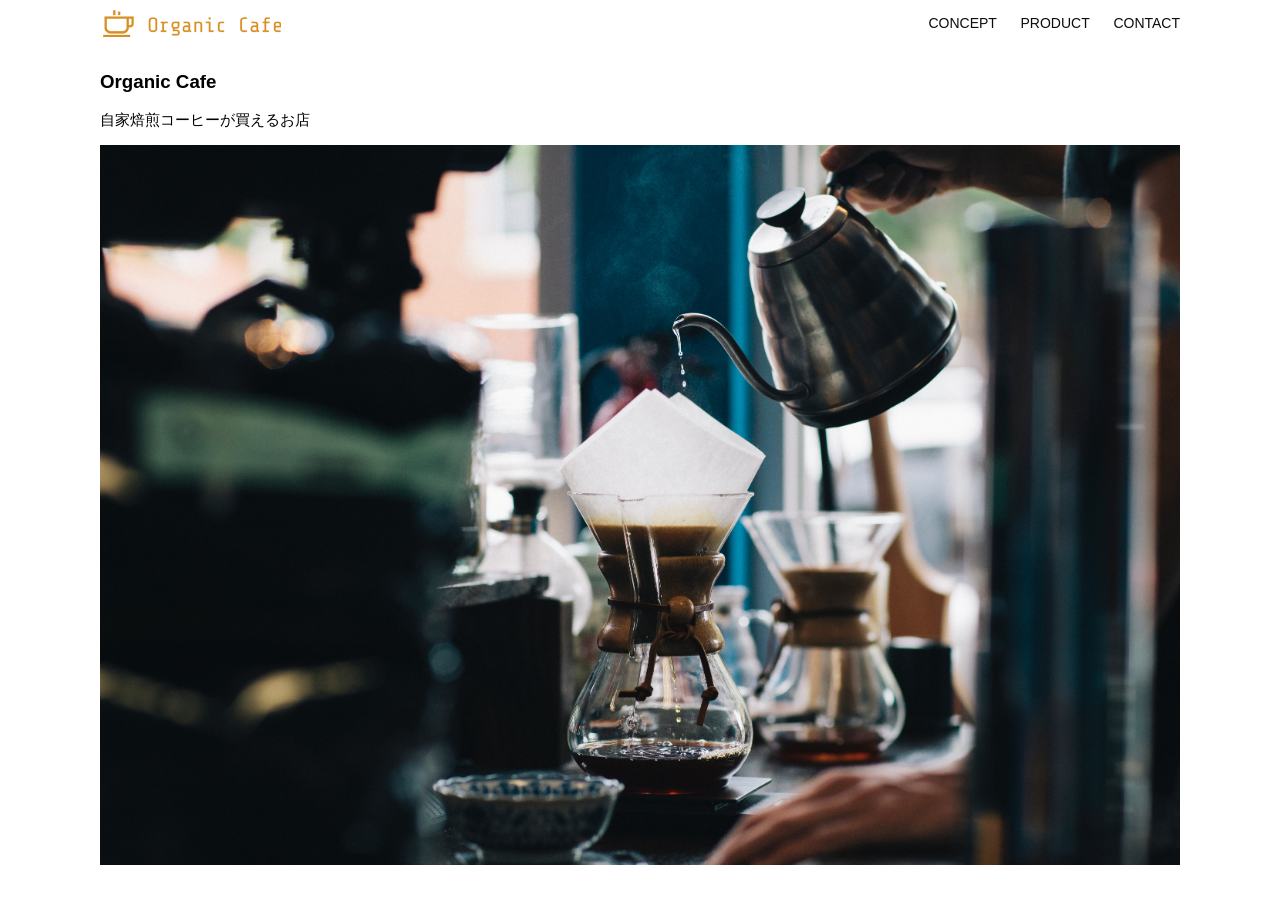
<file: kadai_013/index.html>
<!DOCTYPE html>
<html>
  <head>
    <title>Organic Cafe</title>
    <meta charset="UTF-8" />
    <meta name="description" content="自家焙煎のコーヒーがお家で楽しめるOrganic Cafe"/>
    <meta name="viewport" content="width=device-width, initial-scale=1.0" />
    <link rel="stylesheet" href="style.css" />
  </head>
  <body>
    <!-- ヘッダー -->
    <header>
      <!-- ロゴ -->
      <a href="index.html" id="logo"><img src="images/logo.png" alt="トップページに戻る"/></a>

      <!-- PC用ナビゲーション -->
      <nav id="nav-pc">
        <a href="index.html#concept">CONCEPT</a>
        <a href="index.html#product">PRODUCT</a>
        <a href="index.html#contact">CONTACT</a>
      </nav>

      <!-- スマホ向けハンバーガーメニュー -->
       <img id="menu-sp" src="images/button-menu.png" alt="ナビゲーションを開く" onclick="document.getElementById('nav-sp').style.display = 'block'">
      
      <!-- SP向けのナビゲーション -->
       <nav id="nav-sp">
        <img id="close" src="images/button-close.png" alt="ナビゲーションを閉じる" onclick="document.getElementById('nav-sp').style.display = 'none'" >
        <a id="logo-sp" href="index.html" onclick="document.getElementById('nav-sp').style.display = 'none'" src="images/logo-sp.png" alt="トップページに戻る"></a>
        <a class="menu" href="index.html#concept" onclick="document.getElementById('nav-sp').style.display = 'none'">CONCEPT</a>
        <a class="menu" href="index.html#product" onclick="document.getElementById('nav-sp').style.display = 'none'">PRODUCT</a>
        <a class="menu" href="index.html#contact" onclick="document.getElementById('nav-sp').style.display = 'none'">CONTACT</a>
       
      </nav>
       
    </header>

    <main>
      <article>
        <!-- メインビジュアル -->
        <section id="main-visual">
          <div id="main-message">
            <h1>Organic Cafe</h1>
            <p>自家焙煎コーヒーが買えるお店</p>
          </div>
          <img src="images/main-image.jpg" alt="コーヒーをハンドドリップで淹れる画像"/>
        </section>
      </article>
    </main>
  </body>
</html>
</file>
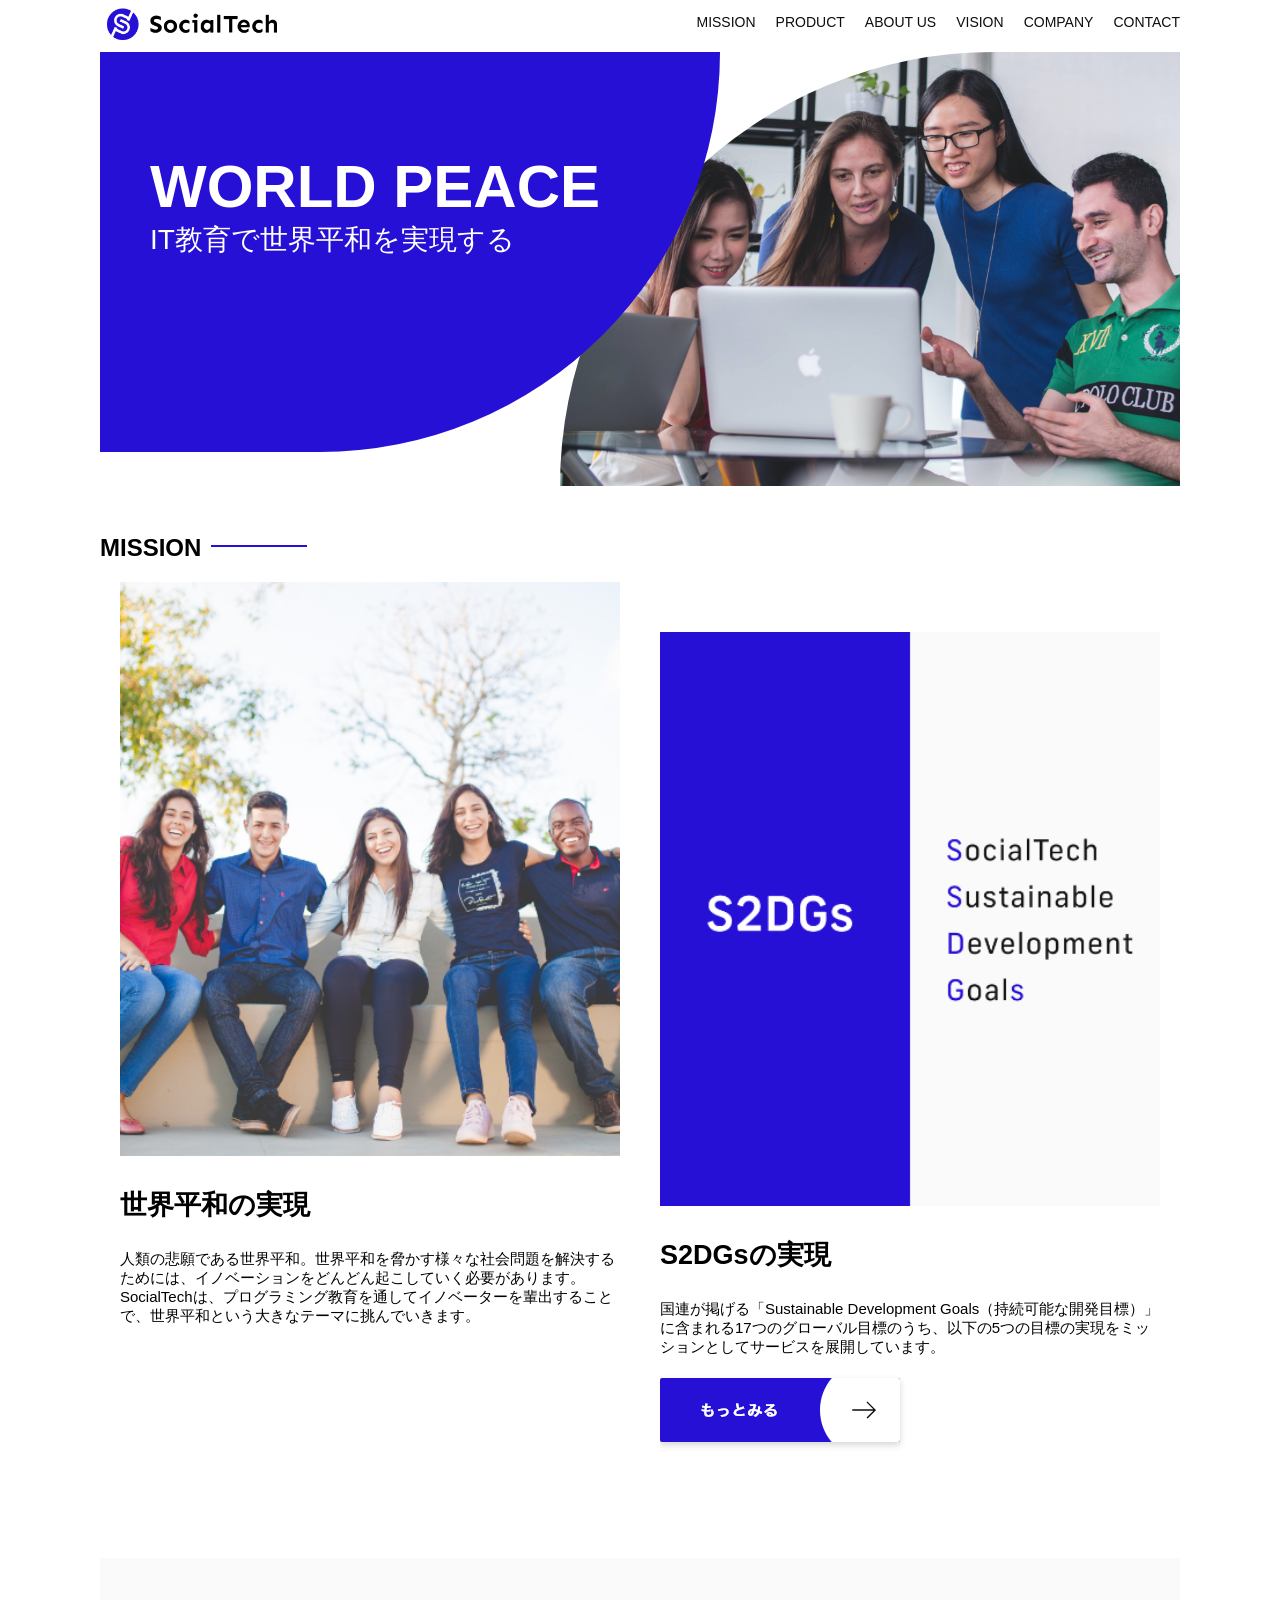
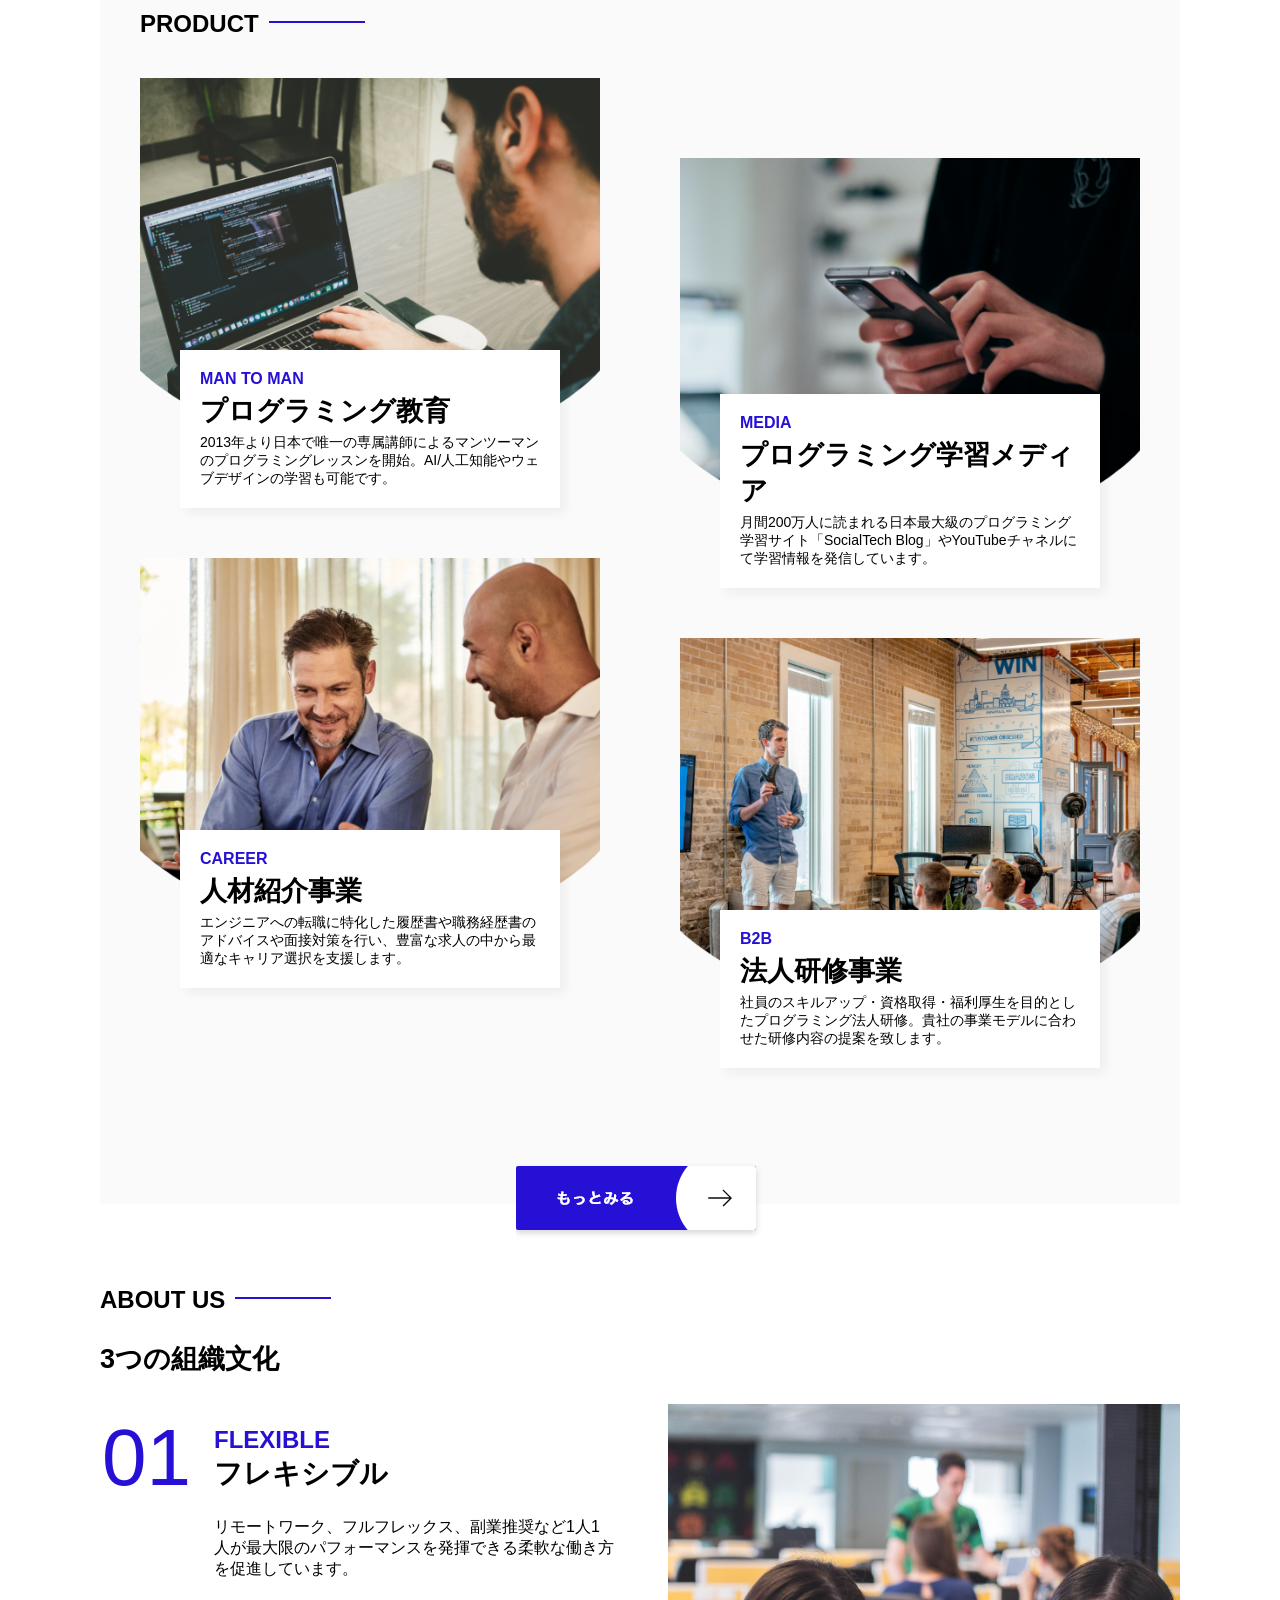
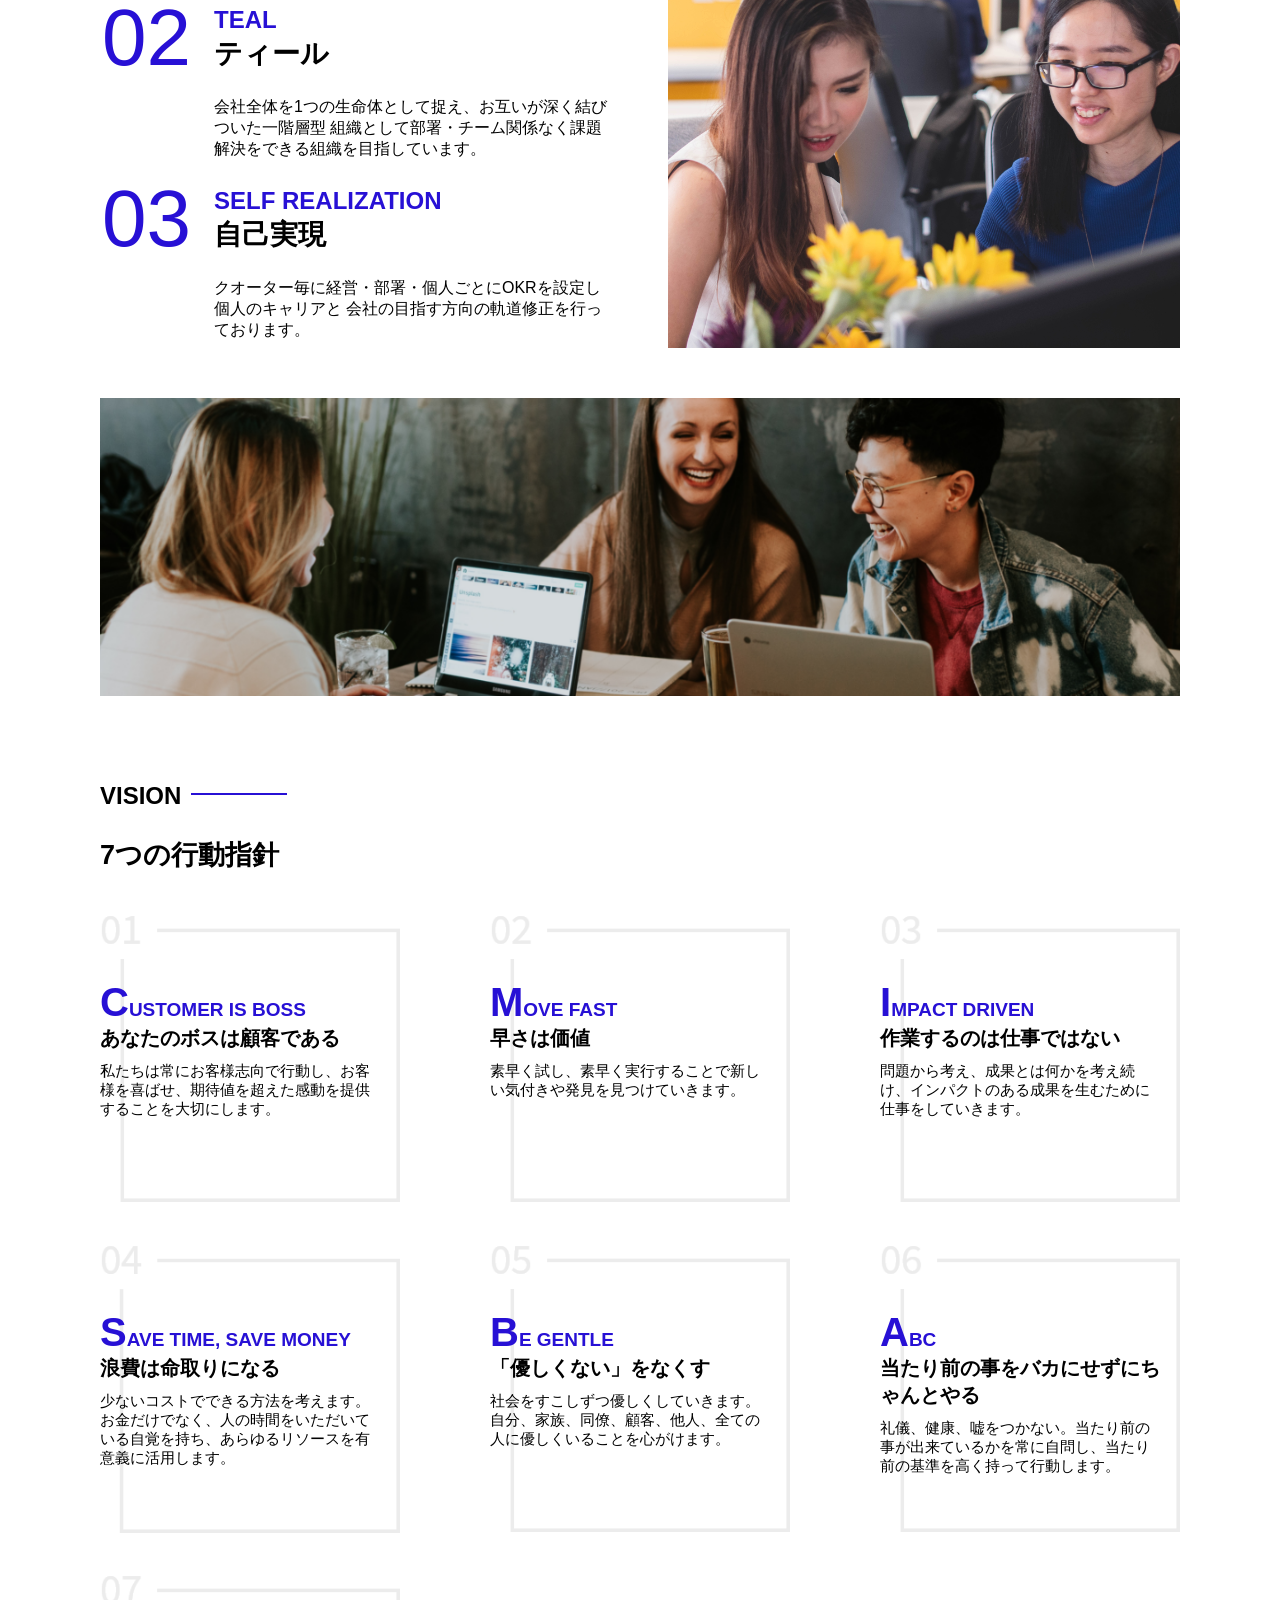
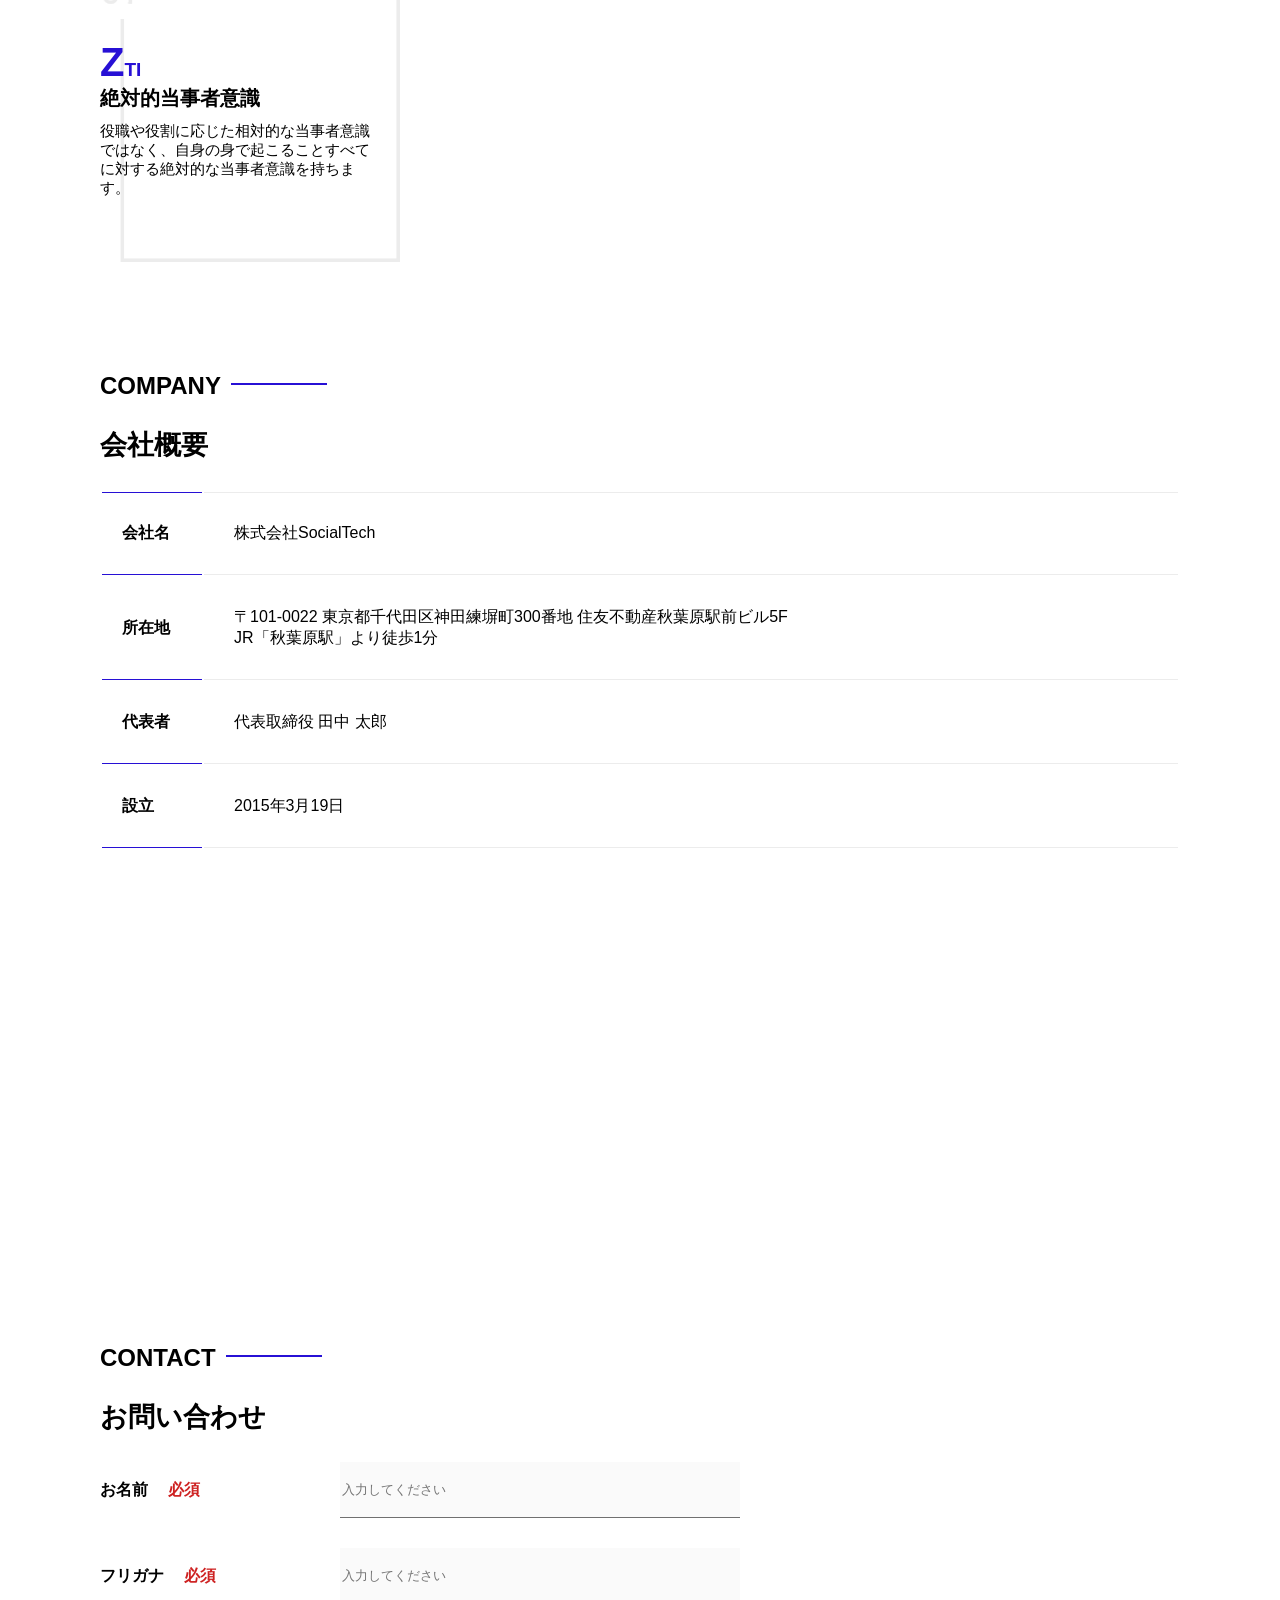
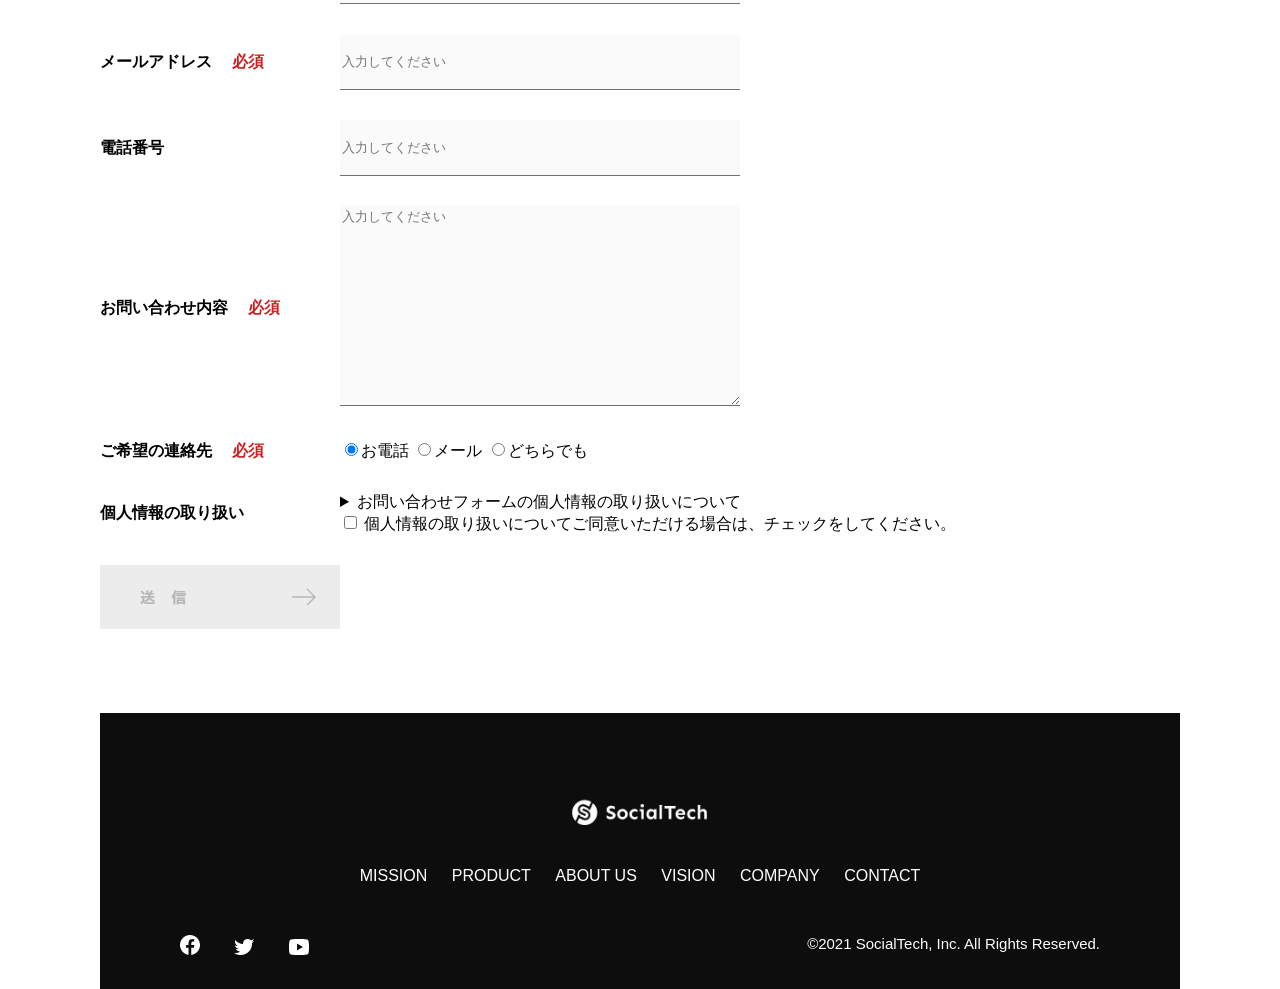
<file: kadai_tutorial_output/index.html>
<!DOCTYPE html>
<html>
<head>
  <title>SocialTech</title>
  <meta charset="utf-8">
  <meta name="description" content="SocialTechはEdTech業界のリーディングカンパニーを目指します。">
  <meta name="viewport" content="width=device-width, initial-scale=1.0">
  <link rel="stylesheet" href="style.css">
</head>
<body>
  <!-- ヘッダー -->
  <header>
    <!-- ロゴ -->
    <a href="index.html" id="logo">
       <img src="images/logo.png" alt="トップページに戻る">
    </a>

     <!-- pc用ナビゲーション -->
    <nav id="nav-pc">
       <ul>
        <li><a href="mission.html">MISSION</a></li>
        <li><a href="product.html">PRODUCT</a></li>
        <li><a href="index.html#aboutus">ABOUT US</a></li>
        <li><a href="index.html#vision">VISION</a></li>
        <li><a href="index.html#company">COMPANY</a></li>
        <li><a href="index.html#contact">CONTACT</a></li>
       </ul>
   </nav>
      <!-- スマホ用メニューボタン -->
       <button id="menu-sp" onclick="document.getElementById('nav-sp').style.display = 'block'">
        <img src="images/button-menu.png" alt="ナビゲーションを開く">
       </button>
       <!-- スマホ用ナビゲーション -->
       <div id="nav-sp">
         <button id="close" onclick="document.getElementById('nav-sp').style.display = 'none'">
           <img src="images/button-close.png" alt="ナビゲーションを閉じる">
         </button>
 
         <nav>
           <ul>
             <li>
               <a id="logo-sp" href="index.html" onclick="document.getElementById('nav-sp').style.display = 'none'"><img src="images/logo-sp.png" alt="トップページに戻る"></a>
             </li>
             <li><a class="menu" href="mission.html" onclick="document.getElementById('nav-sp').style.display = 'none'">MISSION</a></li>
             <li><a class="menu" href="product.html" onclick="document.getElementById('nav-sp').style.display = 'none'">PRODUCT</a></li>
             <li><a class="menu" href="index.html#aboutus" onclick="document.getElementById('nav-sp').style.display = 'none'">ABOUT US</a></li>
             <li><a class="menu" href="index.html#vision" onclick="document.getElementById('nav-sp').style.display = 'none'">VISION</a></li>
             <li><a class="menu" href="index.html#company" onclick="document.getElementById('nav-sp').style.display = 'none'">COMPANY</a></li>
             <li><a class="menu" href="index.html#contact" onclick="document.getElementById('nav-sp').style.display = 'none'">CONTACT</a></li>
           </ul>
         </nav>
         <div id="sns">
           <a href="https://www.facebook.com/sejuku2013">
             <img src="images/button-facebook.png" alt="Facebookのリンク">
           </a>
           <a href="https://twitter.com/samuraijuku">
             <img src="images/button-twitter.png" alt="Twitterのリンク">
           </a>
           <a href="https://www.youtube.com/channel/UCCFOQO5aDK0xXam4cUQXT8g">
             <img src="images/button-youtube.png" alt="YouTubeのリンク">
           </a>
         </div>
       </div>
  </header>
  <main>
    <article>
      <!-- メインビジュアル -->
      <section id="main-visual">
        <div id="main-message">
            <h1>WORLD PEACE</h1>
            <p>IT教育で世界平和を実現する</p>
        </div>
        <img src="images/index/index-main.png" alt="PCの周りに集まる多国籍の仲間たち">        
      </section>
      <!--ミッション-->
      <section id="mission">
        <h2 class="index-h2">MISSION</h2>
        <div id="mission-flex">
          <div>
            <img id="mission-photo" src="images/index/index-mission.png" alt="屋外のベンチで写真を撮影する多国籍の仲間たち">
            <h3>世界平和の実現</h3>
            <p>人類の悲願である世界平和。世界平和を脅かす様々な社会問題を解決するためには、イノベーションをどんどん起こしていく必要があります。SocialTechは、プログラミング教育を通してイノベーターを輩出することで、世界平和という大きなテーマに挑んでいきます。</p>
          </div>
          <div>
           <img id="s2dgs" src="images/index/s2dgs.png" alt="S2DGs">
            <h3>S2DGsの実現</h3>
            <p>国連が掲げる「Sustainable Development Goals（持続可能な開発目標）」に含まれる17つのグローバル目標のうち、以下の5つの目標の実現をミッションとしてサービスを展開しています。</p>
            <a href="mission.html">
              <img src="images/button-more.png" alt="もっとみる">
            </a>            
          </div>
        </div>
      </section>
      
     <!-- プロダクト -->
      <section id="product">
        <h2 class="index-h2">PRODUCT</h2>
        <div class="product-flex">
          <div id="product-left">
             <div>
               <img class="product-photo" src="images/index/index-mantoman.png" alt="PCでコードを書く男性">
               <div class="product-explain">
                 <span>MAN TO MAN</span>
                 <h3>プログラミング教育</h3>
                 <p>2013年より日本で唯一の専属講師によるマンツーマンのプログラミングレッスンを開始。AI/人工知能やウェブデザインの学習も可能です。</p>
               </div>
             </div>
             <div>
               <img class="product-photo" src="images/index/index-career.png" alt="笑顔で話し合う2人の男性">
               <div class="product-explain">
                 <span>CAREER</span>
                 <h3>人材紹介事業</h3>
                 <p>エンジニアへの転職に特化した履歴書や職務経歴書のアドバイスや面接対策を行い、豊富な求人の中から最適なキャリア選択を支援します。</p>
               </div>
             </div>
          </div>
          <div id="product-right">
            <div>
              <img class="product-photo" src="images/index/index-media.png" alt="スマートフォンを操作する人">
              <div class="product-explain">
                <span>MEDIA</span>
                <h3>プログラミング学習メディア</h3>
                <p>月間200万人に読まれる日本最大級のプログラミング学習サイト「SocialTech Blog」やYouTubeチャネルにて学習情報を発信しています。</p>
              </div>
            </div>
            <div>
              <img class="product-photo" src="images/index/index-b2b.png" alt="講演中の男性とそれを聴く人々">
              <div class="product-explain">
                <span>B2B</span>
                <h3>法人研修事業</h3>
                <p>社員のスキルアップ・資格取得・福利厚生を目的としたプログラミング法人研修。貴社の事業モデルに合わせた研修内容の提案を致します。</p>
              </div>
            </div>
          </div>
        </div>
        <div id="product-more">
          <a href="product.html">
            <img src="images/button-more.png" alt="もっとみる">
          </a>            
        </div>
      </section>
      <!-- ABOUT US -->
      <section id="aboutus">
        <h2 class="index-h2">ABOUT US</h2>
        <h3>3つの組織文化</h3>
        <div>
          <table class="culture-table">
            <tr>
              <td class="culture-num">01</td>
              <th><span class="culture-en">FLEXIBLE</span><br>フレキシブル</th>
            </tr>
            <tr>
              <td>
                <!--空のセル-->
              </td>
              <td class="culture-description">リモートワーク、フルフレックス、副業推奨など1人1人が最大限のパフォーマンスを発揮できる柔軟な働き方を促進しています。</td>
            </tr>
            <tr>
              <td class="culture-num">02</td>
              <th><span class="culture-en">TEAL</span><br>ティール</th>
            </tr>
            <tr>
              <td>
                <!--空のセル-->
              </td>
              <td class="culture-description">会社全体を1つの生命体として捉え、お互いが深く結びついた一階層型 組織として部署・チーム関係なく課題解決をできる組織を目指しています。</td>
            </tr>
            <tr>
              <td class="culture-num">03</td>
              <th><span class="culture-en">SELF REALIZATION</span><br>自己実現</th>
            </tr>
            <tr>
              <td>
                <!--空のセル-->
              </td>
              <td class="culture-description">クオーター毎に経営・部署・個人ごとにOKRを設定し個人のキャリアと 会社の目指す方向の軌道修正を行っております。</td>
            </tr>
          </table>
          <img class="culture-img" src="images/index/index-aboutus1.png" alt="笑顔で話し合う2人の女性">
        </div>
        <img class="culture-img2" src="images/index/index-aboutus2.png" alt="笑顔で話し合う3人の男女">
      </section>
      <!-- VISION -->
      <section id="vision">
        <h2 class="index-h2">VISION</h2>
        <h3>7つの行動指針</h3>
        <div>
             <div class="vision-box">
               <img src="images/index/vision-01.png" alt="01">
               <div>
                 <h4>CUSTOMER IS BOSS</h4>
                 <h5>あなたのボスは顧客である</h5>
                 <p>私たちは常にお客様志向で行動し、お客様を喜ばせ、期待値を超えた感動を提供することを大切にします。</p>
               </div>
             </div>
              <div class="vision-box">
               <img src="images/index/vision-02.png" alt="02">
               <div>
                 <h4>MOVE FAST</h4>
                 <h5>早さは価値</h5>
                 <p>素早く試し、素早く実行することで新しい気付きや発見を見つけていきます。</p>
               </div>
             </div>
             <div class="vision-box">
               <img src="images/index/vision-03.png" alt="03">
               <div>
                 <h4>IMPACT DRIVEN</h4>
                 <h5>作業するのは仕事ではない</h5>
                 <p>問題から考え、成果とは何かを考え続け、インパクトのある成果を生むために仕事をしていきます。</p>
               </div>
             </div>
             <div class="vision-box">
               <img src="images/index/vision-04.png" alt="04">
               <div>
                 <h4>SAVE TIME, SAVE MONEY</h4>
                 <h5>浪費は命取りになる</h5>
                 <p>少ないコストでできる方法を考えます。お金だけでなく、人の時間をいただいている自覚を持ち、あらゆるリソースを有意義に活用します。</p>
               </div>
             </div>
             <div class="vision-box">
               <img src="images/index/vision-05.png" alt="05">
               <div>
                 <h4>BE GENTLE</h4>
                 <h5>「優しくない」をなくす</h5>
                 <p>社会をすこしずつ優しくしていきます。自分、家族、同僚、顧客、他人、全ての人に優しくいることを心がけます。</p>
               </div>
             </div>
             <div class="vision-box">
               <img src="images/index/vision-06.png" alt="06">
               <div>
                 <h4>ABC</h4>
                 <h5>当たり前の事をバカにせずにちゃんとやる</h5>
                 <p>礼儀、健康、嘘をつかない。当たり前の事が出来ているかを常に自問し、当たり前の基準を高く持って行動します。</p>
               </div>
             </div>
             <div class="vision-box">
               <img src="images/index/vision-07.png" alt="07">
               <div>
                 <h4>ZTI</h4>
                 <h5>絶対的当事者意識</h5>
                 <p>役職や役割に応じた相対的な当事者意識ではなく、自身の身で起こることすべてに対する絶対的な当事者意識を持ちます。</p>
               </div>
             </div>             
        </div>
      </section> 
      <!-- COMPANY -->
      <section id="company">
        <h2 class="index-h2">COMPANY</h2>
        <h3>会社概要</h3>
           <table id="company-table">
             <tr>
               <th class="tableheader tableheader-first">会社名</th>
               <td class="cell cell-first">株式会社SocialTech</td>
             </tr>
             <tr>
               <th class="tableheader">所在地</th>
               <td class="cell">〒101-0022 東京都千代田区神田練塀町300番地 住友不動産秋葉原駅前ビル5F<br>JR「秋葉原駅」より徒歩1分</td>
             </tr>
             <tr>
               <th class="tableheader">代表者</th>
               <td class="cell">代表取締役 田中 太郎</td>
             </tr>
             <tr>
               <th class="tableheader">設立</th>
               <td class="cell">2015年3月19日</td>
             </tr>
           </table>
 <iframe  src="https://www.google.com/maps/embed?pb=!1m18!1m12!1m3!1d3240.0688551336807!2d139.7720776771055!3d35.69992317258124!2m3!1f0!2f0!3f0!3m2!1i1024!2i768!4f13.1!3m3!1m2!1s0x60188fee13660e23%3A0x77137876edf742ac!2z5L2P5Y-L5LiN5YuV55Sj56eL6JGJ5Y6f6aeF5YmN44OT44Or!5e0!3m2!1sja!2sjp!4v1704858013291!5m2!1sja!2sjp" style="border: 0" allowfullscreen="" loading="lazy"></iframe>                   
      </section>  
      <!-- お問い合わせフォーム -->
      <section id="contact">
        <h2 class="index-h2">CONTACT</h2>
        <h3>お問い合わせ</h3>
        <form>
          <div>
            <div class="contact-heading">
              <label class="contact-label">お名前<span class="contact-span">必須</span></label>
            </div>
            <div>
              <input type="text" name="name" placeholder="入力してください" class="contact-textbox">
            </div>
          </div>
          <div>
            <div class="contact-heading">
              <label class="contact-label">フリガナ<span class="contact-span">必須</span></label>
            </div>
            <div>
              <input type="text" name="hurigana" placeholder="入力してください" class="contact-textbox">
            </div>
          </div>
          <div>
            <div class="contact-heading">
              <label class="contact-label">メールアドレス<span class="contact-span">必須</span></label>
            </div>
            <div>
              <input type="text" name="email" placeholder="入力してください" class="contact-textbox">
            </div>
          </div>
          <div>
            <div class="contact-heading">
              <label class="contact-label">電話番号</label>
            </div>
            <div>
              <input type="text" name="tel" placeholder="入力してください" class="contact-textbox">
            </div>
          </div> 
          <div>
            <div class="contact-heading">
              <label class="contact-label">お問い合わせ内容<span class="contact-span">必須</span></label>
            </div>
            <div>
              <textarea class="contact-textarea" placeholder="入力してください" name="message"></textarea>
            </div>
          </div>
          <div>
            <div class="contact-heading">
              <label class="contact-label">ご希望の連絡先<span class="contact-span">必須</span></label>
            </div>
            <div>
              <input class="radiobutton" type="radio" value="tel" name="contact" checked><label>お電話</label>
              <input class="radiobutton" type="radio" value="mail" name="contact"><label>メール</label>
              <input class="radiobutton" type="radio" value="both" name="contact"><label>どちらでも</label>
            </div>
          </div> 
             <div>
               <div class="contact-heading">
                 <label class="contact-label">個人情報の取り扱い</label>
               </div>
               <div>
                 <details>
                   <summary>お問い合わせフォームの個人情報の取り扱いについて</summary>
                   <div>
                     <dl>
                       <dt>１．組織の名称又は氏名</dt>
                       <dd>株式会社SocialTech</dd>
                       <dt>２．個人情報保護管理者（若しくはその代理人）の氏名又は職名、所属及び連絡先</dt>
                       <dd>
                         <p>鈴木 一郎 コーポレート部</p>
                         <p>メールアドレス：samurai@example.com</p>
                         <p>TEL：03-1234-5678</p>
                       </dd>
                       <dt>３．個人情報の利用目的</dt>
                       <dd>
                         <ul>
                           <li>・本サービス及び本サービスに関連する情報の提供又はそれらに関する連絡のため</li>
                           <li>・ユーザーの本人確認のため</li>
                           <li>・当社サービスのご案内のため</li>
                           <li>・当社の商品等の広告または宣伝（電子メールによるものを含むものとします。）</li>
                         </ul>
                       </dd>
                       <dt>４．個人情報の取り扱い業務の委託</dt>
                       <dd>個人情報の取扱業務の全部または一部を外部に業務委託する場合があります。その際、弊社は、個人情報を適切に保護できる管理体制を敷き実行していることを条件として委託先を厳選したうえで、機密保持契約を委託先と締結し、お客様の個人情報を厳密に管理させます。</dd>
                       <dt>５．個人情報の開示等の請求</dt>
                       <dd>
                         お客様は、弊社に対してご自身の個人情報の開示等（利用目的の通知、開示、内容の訂正・追加・削除、利用の停止または消去、第三者への提供の停止）に関して、当社問合わせ窓口に申し出ることができます。<br>
                         その際、弊社はお客様ご本人を確認させていただいたうえで、合理的な期間内に対応いたします。<br>
                         なお、個人情報に関する弊社問合わせ先は、次の通りです。
                       </dd>
                       <dd>
                         <p>株式会社SocialTech　個人情報問合せ窓口</p>
                         <p>〒150-0043　東京都千代田区神田練塀町300番地 住友不動産秋葉原駅前ビル5F</p>
                         <p>メールアドレス：samurai@example.com　TEL：03-1234-5678</p>
                       </dd>
 
                       <dt>６．個人情報を提供されることの任意性について</dt>
                       <dd>お客様がご自身の個人情報を弊社に提供されるか否かは、お客様のご判断によりますが、もしご提供されない場合には、適切なサービスが提供できない場合がありますので予めご了承ください。</dd>
                     </dl>
                   </div>
                 </details>
                 <input type="checkbox" name="agree">
                 <span>個人情報の取り扱いについてご同意いただける場合は、チェックをしてください。</span>
               </div>
             </div>    
             <input type="image" src="images/button-submit.png" alt="送信する">                                               
        </form>
      </section>                                      
    </article>
  </main>

  <footer>
    <div id="footer-logo">
      <img src="images/logo-sp.png" alt="SocialTech">
    </div>
    <div id="footer-link">
      <a href="mission.html">MISSION</a>
      <a href="product.html">PRODUCT</a>
      <a href="index.html#aboutus">ABOUT US</a>
      <a href="index.html#vision">VISION</a>
      <a href="index.html#company">COMPANY</a>
      <a href="index.html#contact">CONTACT</a>
    </div>   
       <div id="sns-footer">
         <div class="sns-btns">
           <a href="https://www.facebook.com/sejuku2013"><img src="images/button-facebook.png" alt="Facebookのリンク"></a>
           <a href="https://twitter.com/samuraijuku"><img src="images/button-twitter.png" alt="Twitterのリンク"></a>
           <a href="https://www.youtube.com/channel/UCCFOQO5aDK0xXam4cUQXT8g"><img src="images/button-youtube.png" alt="YouTubeのリンク"></a>
         </div>
         <p id="copyright">&copy;2021 SocialTech, Inc. All Rights Reserved.</p>
       </div>     
  </footer>

  </body>
</html>
</file>
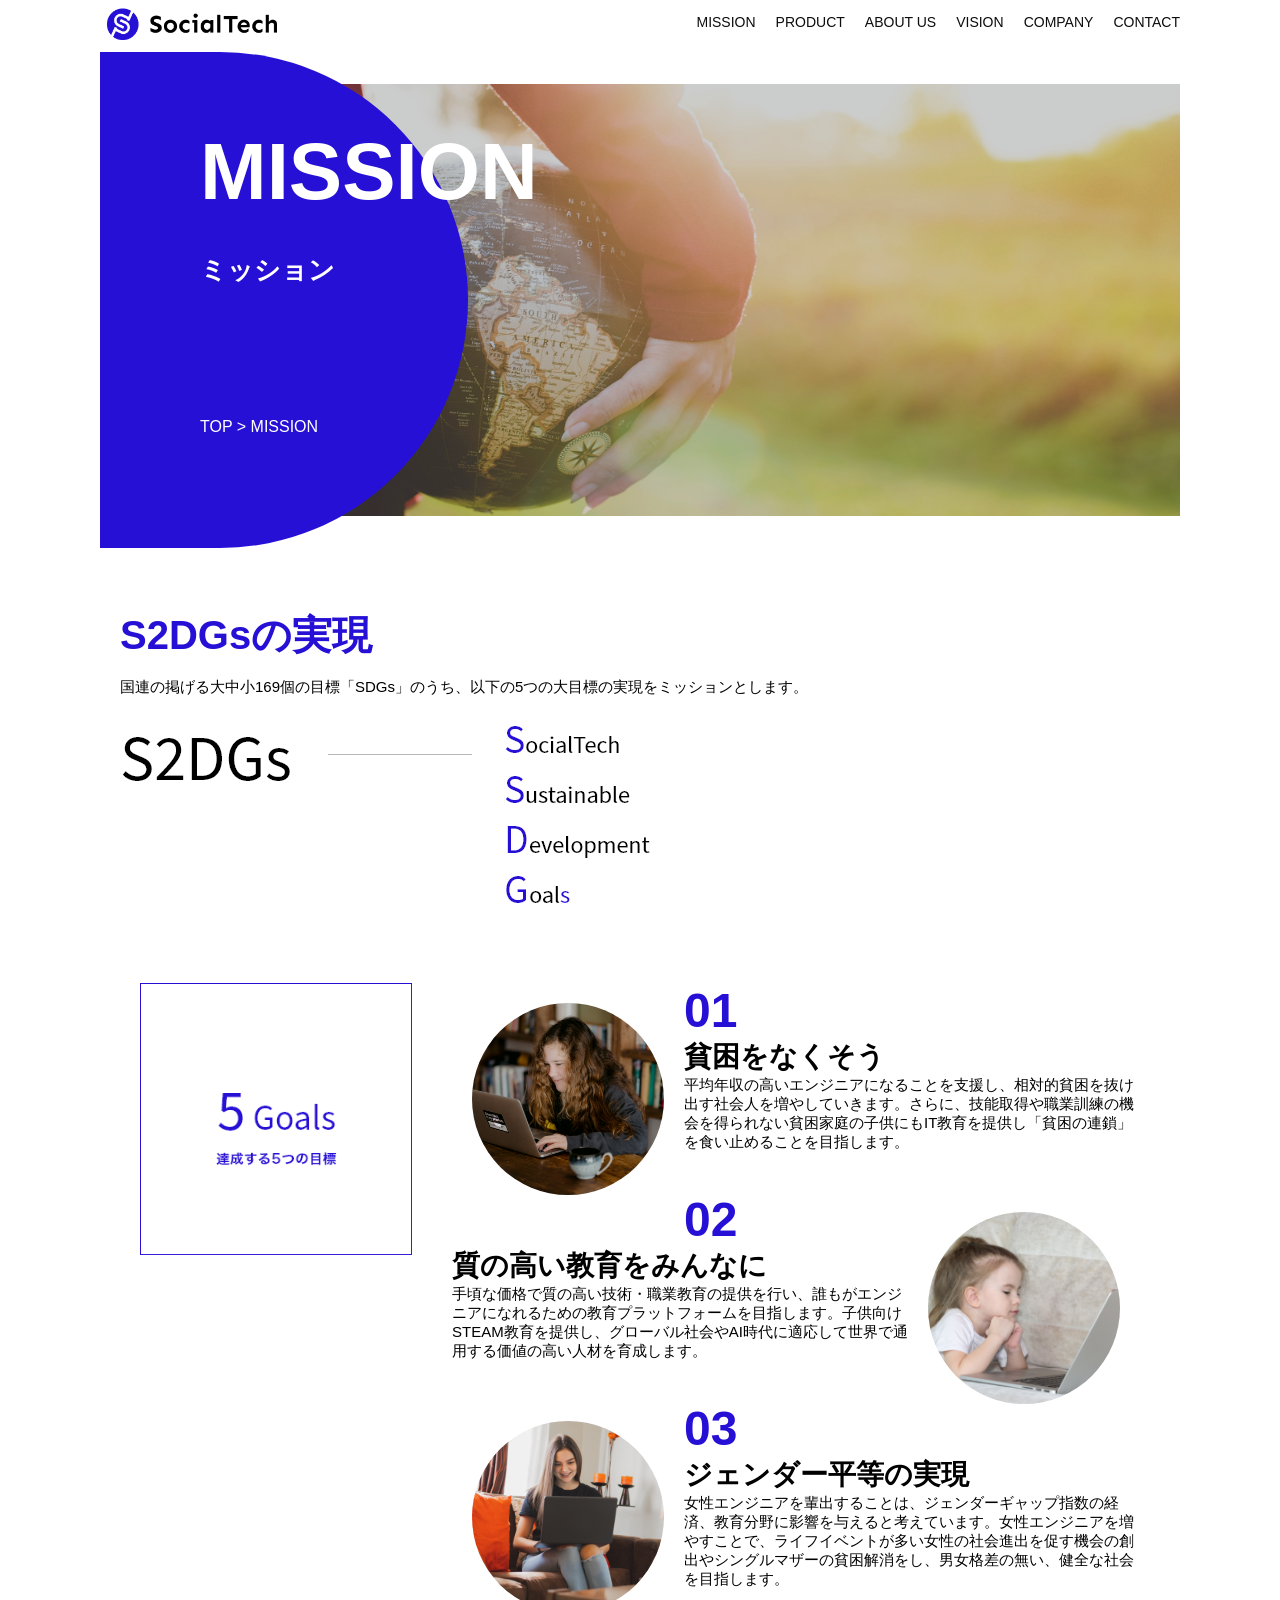
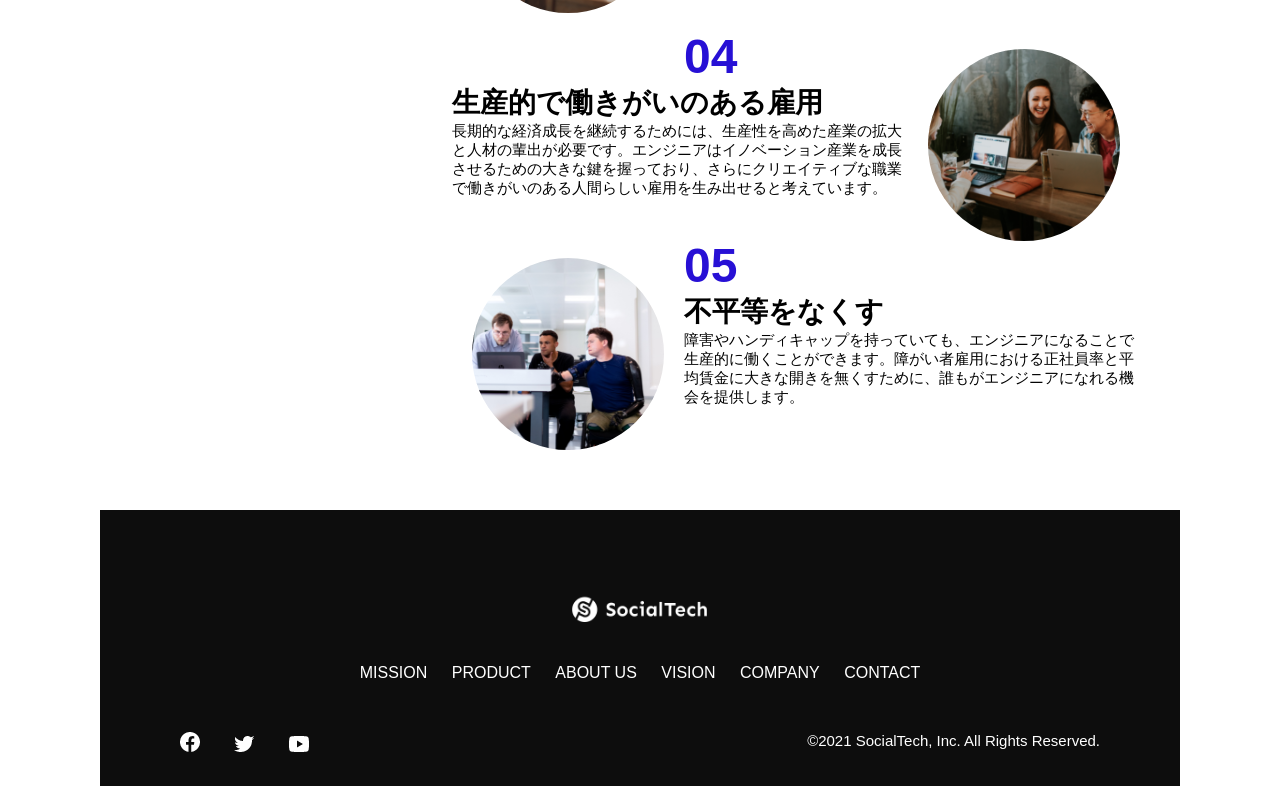
<file: kadai_tutorial_output/mission.html>
<!DOCTYPE html>
<html>
  <head>
    <title>SocialTech - MISSION ミッション -</title>
    <meta charset="utf-8">
    <meta name="description" content="SocialTechが目指す5つの目標（S2DGs）を紹介します">
    <meta name="viewport" content="width=device-width, initial-scale=1.0">
    <link rel="stylesheet" href="style.css">
  </head>

  <body>
    <!-- ヘッダー -->
    <header>
      <!-- ロゴ -->
      <a href="index.html" id="logo">
        <img src="images/logo.png" alt="トップページに戻る">
      </a>

      <!-- PC用ナビゲーション -->
      <nav id="nav-pc">
        <ul>
          <li><a href="mission.html">MISSION</a></li>
          <li><a href="product.html">PRODUCT</a></li>
          <li><a href="index.html#aboutus">ABOUT US</a></li>
          <li><a href="index.html#vision">VISION</a></li>
          <li><a href="index.html#company">COMPANY</a></li>
          <li><a href="index.html#contact">CONTACT</a></li>
        </ul>
      </nav>

      <!-- スマホ用メニューボタン -->
      <button id="menu-sp" onclick="document.getElementById('nav-sp').style.display = 'block'">
        <img src="images/button-menu.png" alt="ナビゲーションを開く">
      </button>

      <!-- スマホ用ナビゲーション -->
      <div id="nav-sp">
        <button id="close" onclick="document.getElementById('nav-sp').style.display = 'none'">
          <img src="images/button-close.png" alt="ナビゲーションを閉じる">
        </button>

        <nav>
          <ul>
            <li>
              <a id="logo-sp" href="index.html" onclick="document.getElementById('nav-sp').style.display = 'none'"><img src="images/logo-sp.png" alt="トップページに戻る"></a>
            </li>
            <li><a class="menu" href="mission.html" onclick="document.getElementById('nav-sp').style.display = 'none'">MISSION</a></li>
            <li><a class="menu" href="product.html" onclick="document.getElementById('nav-sp').style.display = 'none'">PRODUCT</a></li>
            <li><a class="menu" href="index.html#aboutus" onclick="document.getElementById('nav-sp').style.display = 'none'">ABOUT US</a></li>
            <li><a class="menu" href="index.html#vision" onclick="document.getElementById('nav-sp').style.display = 'none'">VISION</a></li>
            <li><a class="menu" href="index.html#company" onclick="document.getElementById('nav-sp').style.display = 'none'">COMPANY</a></li>
            <li><a class="menu" href="index.html#contact" onclick="document.getElementById('nav-sp').style.display = 'none'">CONTACT</a></li>
          </ul>
        </nav>
        <div id="sns">
          <a href="https://www.facebook.com/sejuku2013">
            <img src="images/button-facebook.png" alt="Facebookのリンク">
          </a>
          <a href="https://twitter.com/samuraijuku">
            <img src="images/button-twitter.png" alt="Twitterのリンク">
          </a>
          <a href="https://www.youtube.com/channel/UCCFOQO5aDK0xXam4cUQXT8g">
            <img src="images/button-youtube.png" alt="YouTubeのリンク">
          </a>
        </div>
      </div>
    </header>

    <main>
      <article>
        <section id="mission-main">
           <div class="mission-main-inner">
             <div id="mission-title">
               <h1>MISSION<br><span>ミッション</span></h1>
               <p>TOP > MISSION</p>
             </div>
           </div>
         </section> 
        <section id="mission-s2dgs">
          <h2 class="mission-h2">S2DGsの実現</h2>
          <p>国連の掲げる大中小169個の目標「SDGs」のうち、以下の5つの大目標の実現をミッションとします。</p>
          <img src="images/mission/mission-s2dgs.png" alt="S2DGs">
        </section>

        <section id="mission-five-goals">
           <div class="five-goals-image">
             <img src="images/mission/mission-5goals.png" alt="5Goals">
           </div>
          <div class="five-goals-read">
             <div>
               <img class="fivegoals-image-left" src="images/mission/mission-5goals01.png" alt="PCを操作する女の子">
               <span class="fivegoals-number">01</span>
               <h3 class="fivegoals-h3">貧困をなくそう</h3>
               <p class="fivegoals-p">平均年収の高いエンジニアになることを支援し、相対的貧困を抜け出す社会人を増やしていきます。さらに、技能取得や職業訓練の機会を得られない貧困家庭の子供にもIT教育を提供し「貧困の連鎖」を食い止めることを目指します。</p>
             </div>
             <div>
               <img class="fivegoals-image-right" src="images/mission/mission-5goals02.png" alt="PCを見つめる小さい女の子">
               <span class="fivegoals-number">02</span>
               <h3 class="fivegoals-h3">質の高い教育をみんなに</h3>
               <p class="fivegoals-p">手頃な価格で質の高い技術・職業教育の提供を行い、誰もがエンジニアになれるための教育プラットフォームを目指します。子供向けSTEAM教育を提供し、グローバル社会やAI時代に適応して世界で通用する価値の高い人材を育成します。</p>
             </div>
             <div>
               <img class="fivegoals-image-left" src="images/mission/mission-5goals03.png" alt="PCを操作する女性">
               <span class="fivegoals-number">03</span>
               <h3 class="fivegoals-h3">ジェンダー平等の実現</h3>
               <p class="fivegoals-p">女性エンジニアを輩出することは、ジェンダーギャップ指数の経済、教育分野に影響を与えると考えています。女性エンジニアを増やすことで、ライフイベントが多い女性の社会進出を促す機会の創出やシングルマザーの貧困解消をし、男女格差の無い、健全な社会を目指します。</p>
             </div>
             <div>
               <img class="fivegoals-image-right" src="images/mission/mission-5goals04.png" alt="笑顔で話し合う3人の男女">
               <span class="fivegoals-number">04</span>
               <h3 class="fivegoals-h3">生産的で働きがいのある雇用</h3>
               <p class="fivegoals-p">長期的な経済成長を継続するためには、生産性を高めた産業の拡大と人材の輩出が必要です。エンジニアはイノベーション産業を成長させるための大きな鍵を握っており、さらにクリエイティブな職業で働きがいのある人間らしい雇用を生み出せると考えています。</p>
             </div>
             <div>
               <img class="fivegoals-image-left" src="images/mission/mission-5goals05.png" alt="障害を持つ男性が生き生きと働く様子">
               <span class="fivegoals-number">05</span>
               <h3 class="fivegoals-h3">不平等をなくす</h3>
               <p class="fivegoals-p">障害やハンディキャップを持っていても、エンジニアになることで生産的に働くことができます。障がい者雇用における正社員率と平均賃金に大きな開きを無くすために、誰もがエンジニアになれる機会を提供します。</p>
             </div>
            </div>
         </section>
      </article>
    </main>

    <footer>
      <div id="footer-logo">
        <img src="images/logo-sp.png" alt="SocialTech">
      </div>
      <div id="footer-link">
        <a href="mission.html">MISSION</a>
        <a href="product.html">PRODUCT</a>
        <a href="index.html#aboutus">ABOUT US</a>
        <a href="index.html#vision">VISION</a>
        <a href="index.html#company">COMPANY</a>
        <a href="index.html#contact">CONTACT</a>
      </div>
      <div id="sns-footer">
        <div class="sns-btns">
          <a href="https://www.facebook.com/sejuku2013"><img src="images/button-facebook.png" alt="Facebookのリンク"></a>
          <a href="https://twitter.com/samuraijuku"><img src="images/button-twitter.png" alt="Twitterのリンク"></a>
          <a href="https://www.youtube.com/channel/UCCFOQO5aDK0xXam4cUQXT8g"><img src="images/button-youtube.png" alt="YouTubeのリンク"></a>
        </div>
        <p id="copyright">&copy;2021 SocialTech, Inc. All Rights Reserved.</p>
      </div>
    </footer>

  </body>
</html>
</file>
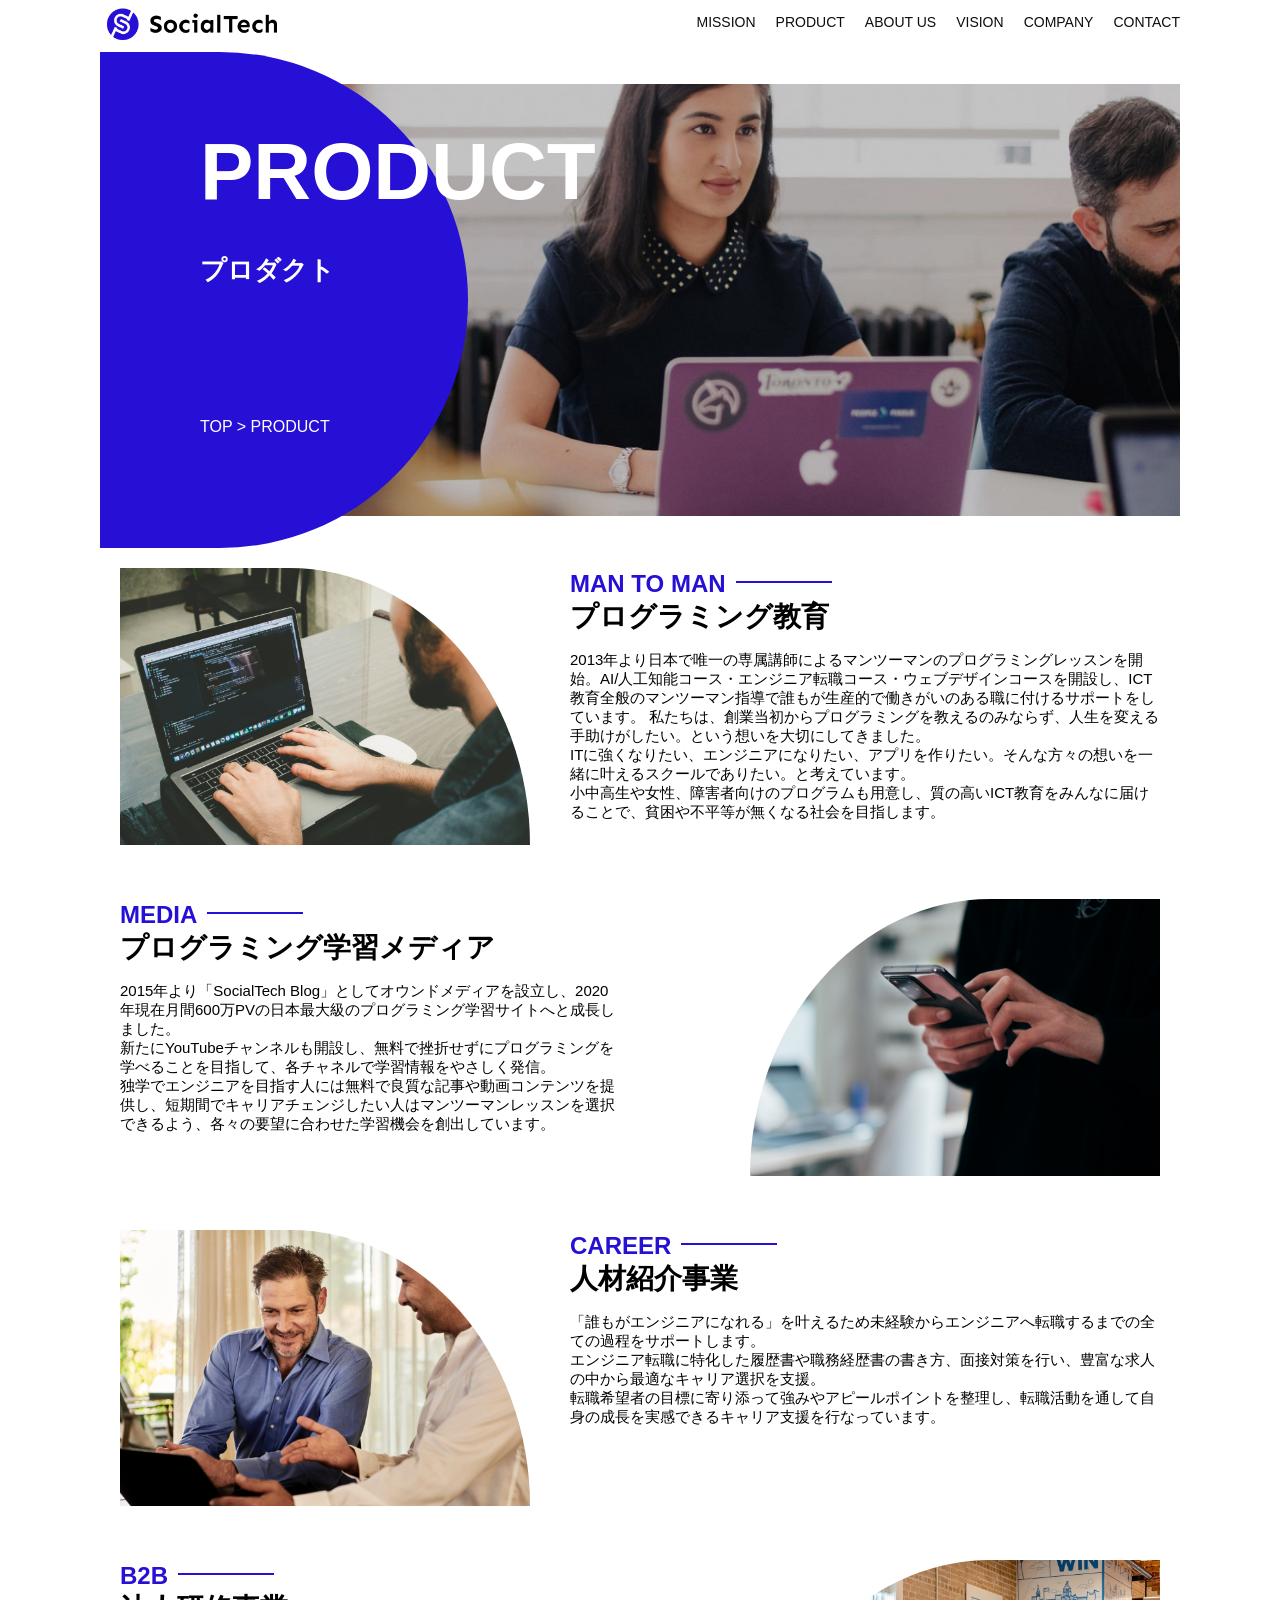
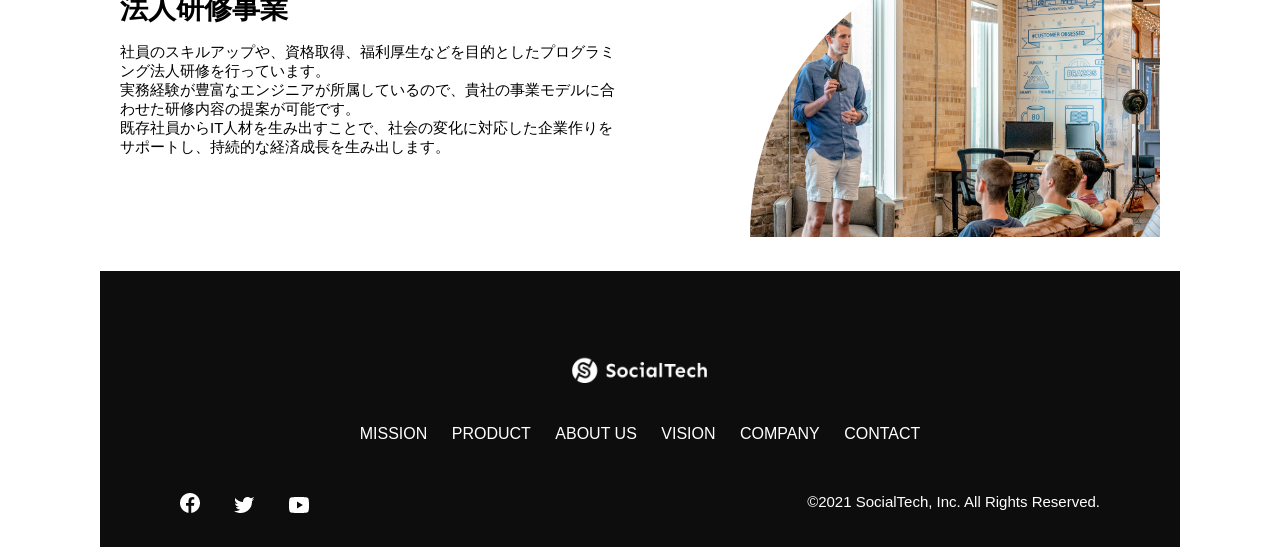
<file: kadai_tutorial_output/product.html>
<!DOCTYPE html>
<html>
  <head>
    <title>SocialTech -PRODUCT プロダクト-</title>
    <meta charset="utf-8">
    <meta name="description" content="SocialTechの4つのプロダクトを紹介します">
    <meta name="viewport" content="width=device-width, initial-scale=1.0">
    <link rel="stylesheet" href="style.css">
  </head>

  <body>
    <!-- ヘッダー -->
    <header>
      <!-- ロゴ -->
      <a href="index.html" id="logo">
        <img src="images/logo.png" alt="トップページに戻る">
      </a>

      <!-- PC用ナビゲーション -->
      <nav id="nav-pc">
        <ul>
          <li><a href="mission.html">MISSION</a></li>
          <li><a href="product.html">PRODUCT</a></li>
          <li><a href="index.html#aboutus">ABOUT US</a></li>
          <li><a href="index.html#vision">VISION</a></li>
          <li><a href="index.html#company">COMPANY</a></li>
          <li><a href="index.html#contact">CONTACT</a></li>
        </ul>
      </nav>

      <!-- スマホ用メニューボタン -->
      <button id="menu-sp" onclick="document.getElementById('nav-sp').style.display = 'block'">
        <img src="images/button-menu.png" alt="ナビゲーションを開く">
      </button>

      <!-- スマホ用ナビゲーション -->
      <div id="nav-sp">
        <button id="close" onclick="document.getElementById('nav-sp').style.display = 'none'">
          <img src="images/button-close.png" alt="ナビゲーションを閉じる">
        </button>

        <nav>
          <ul>
            <li>
              <a id="logo-sp" href="index.html" onclick="document.getElementById('nav-sp').style.display = 'none'"><img src="images/logo-sp.png" alt="トップページに戻る"></a>
            </li>
            <li><a class="menu" href="mission.html" onclick="document.getElementById('nav-sp').style.display = 'none'">MISSION</a></li>
            <li><a class="menu" href="product.html" onclick="document.getElementById('nav-sp').style.display = 'none'">PRODUCT</a></li>
            <li><a class="menu" href="index.html#aboutus" onclick="document.getElementById('nav-sp').style.display = 'none'">ABOUT US</a></li>
            <li><a class="menu" href="index.html#vision" onclick="document.getElementById('nav-sp').style.display = 'none'">VISION</a></li>
            <li><a class="menu" href="index.html#company" onclick="document.getElementById('nav-sp').style.display = 'none'">COMPANY</a></li>
            <li><a class="menu" href="index.html#contact" onclick="document.getElementById('nav-sp').style.display = 'none'">CONTACT</a></li>
          </ul>
        </nav>
        <div id="sns">
          <a href="https://www.facebook.com/sejuku2013">
            <img src="images/button-facebook.png" alt="Facebookのリンク">
          </a>
          <a href="https://twitter.com/samuraijuku">
            <img src="images/button-twitter.png" alt="Twitterのリンク">
          </a>
          <a href="https://www.youtube.com/channel/UCCFOQO5aDK0xXam4cUQXT8g">
            <img src="images/button-youtube.png" alt="YouTubeのリンク">
          </a>
        </div>
      </div>
    </header>

    <main>
      <article>
         <section id="product-main">
           <div class="product-main-inner">
             <div id="product-title">
               <h1>PRODUCT<br><span>プロダクト</span></h1>
               <p>TOP > PRODUCT</p>
             </div>
           </div>
         </section>
         <section class="product-section product-section-left">
           <div class="product-section-img">
             <img src="images/product/product-mantoman.png" alt="PCでコードを書く男性">
           </div>
           <div class="product-read">
             <h2 class="product-h2">MAN TO MAN</h2>
             <h3 class="product-h3">プログラミング教育</h3>
             <p>
               2013年より日本で唯一の専属講師によるマンツーマンのプログラミングレッスンを開始。AI/人工知能コース・エンジニア転職コース・ウェブデザインコースを開設し、ICT教育全般のマンツーマン指導で誰もが生産的で働きがいのある職に付けるサポートをしています。 私たちは、創業当初からプログラミングを教えるのみならず、人生を変える手助けがしたい。という想いを大切にしてきました。<br>ITに強くなりたい、エンジニアになりたい、アプリを作りたい。そんな方々の想いを一緒に叶えるスクールでありたい。と考えています。<br>小中高生や女性、障害者向けのプログラムも用意し、質の高いICT教育をみんなに届けることで、貧困や不平等が無くなる社会を目指します。
             </p>
           </div>
         </section>
 
         <section class="product-section product-section-right">
           <div class="product-read">
             <h2 class="product-h2">MEDIA</h2>
             <h3 class="product-h3">プログラミング学習メディア</h3>
             <p>2015年より「SocialTech Blog」としてオウンドメディアを設立し、2020年現在月間600万PVの日本最大級のプログラミング学習サイトへと成長しました。<br>新たにYouTubeチャンネルも開設し、無料で挫折せずにプログラミングを学べることを目指して、各チャネルで学習情報をやさしく発信。<br>独学でエンジニアを目指す人には無料で良質な記事や動画コンテンツを提供し、短期間でキャリアチェンジしたい人はマンツーマンレッスンを選択できるよう、各々の要望に合わせた学習機会を創出しています。</p>
           </div>
           <div class="product-section-img">
             <img src="images/product/product-media.png" alt="スマートフォンを操作する人">
           </div>
         </section>
 
         <section class="product-section product-section-left">
           <div class="product-section-img">
             <img src="images/product/product-career.png" alt="笑顔で話し合う2人の男性">
           </div>
           <div class="product-read">
             <h2 class="product-h2">CAREER</h2>
             <h3 class="product-h3">人材紹介事業</h3>
             <p>「誰もがエンジニアになれる」を叶えるため未経験からエンジニアへ転職するまでの全ての過程をサポートします。<br>エンジニア転職に特化した履歴書や職務経歴書の書き方、面接対策を行い、豊富な求人の中から最適なキャリア選択を支援。<br>転職希望者の目標に寄り添って強みやアピールポイントを整理し、転職活動を通して自身の成長を実感できるキャリア支援を行なっています。<br></p>
           </div>
         </section>
 
         <section class="product-section product-section-right">
           <div class="product-read">
             <h2 class="product-h2">B2B</h2>
             <h3 class="product-h3">法人研修事業</h3>
             <p>社員のスキルアップや、資格取得、福利厚生などを目的としたプログラミング法人研修を行っています。<br>実務経験が豊富なエンジニアが所属しているので、貴社の事業モデルに合わせた研修内容の提案が可能です。<br>既存社員からIT人材を生み出すことで、社会の変化に対応した企業作りをサポートし、持続的な経済成長を生み出します。</p>
           </div>
           <div class="product-section-img">
             <img src="images/product/product-b2b.png" alt="講演中の男性とそれを聴く人々">
           </div>
         </section>        
         
      </article>
    </main>

    <footer>
      <div id="footer-logo">
        <img src="images/logo-sp.png" alt="SocialTech">
      </div>
      <div id="footer-link">
        <a href="mission.html">MISSION</a>
        <a href="product.html">PRODUCT</a>
        <a href="index.html#aboutus">ABOUT US</a>
        <a href="index.html#vision">VISION</a>
        <a href="index.html#company">COMPANY</a>
        <a href="index.html#contact">CONTACT</a>
      </div>
      <div id="sns-footer">
        <div class="sns-btns">
          <a href="https://www.facebook.com/sejuku2013"><img src="images/button-facebook.png" alt="Facebookのリンク"></a>
          <a href="https://twitter.com/samuraijuku"><img src="images/button-twitter.png" alt="Twitterのリンク"></a>
          <a href="https://www.youtube.com/channel/UCCFOQO5aDK0xXam4cUQXT8g"><img src="images/button-youtube.png" alt="YouTubeのリンク"></a>
        </div>
        <p id="copyright">&copy;2021 SocialTech, Inc. All Rights Reserved.</p>
      </div>
    </footer>
    
  </body>
</html>
</file>
<file: kadai_013/style.css>
/* PC、スマホ共通スタイル */
body {
  font-family: "Source Sans Pro", "Hiragino Kaku Gothic ProN", Meiryo, Arial,
    sans-serif;
}

p {
  font-size: 15px;
}

#main-visual>img {
  width: 100%;
}

/*================
PC用のスタイル 
=================*/
@media screen and (min-width: 768px) {
  /* 横幅設定 */
  body {
    max-width: 1080px;
    min-width: 960px;
    margin: 0 auto 0 auto;
  }

  /* ヘッダー */
  header {
    display: flex;
    justify-content: space-between;
  }

  /* ナビゲーションのレイアウト */
  #nav-pc {
    text-align: right;
    font-size: 14px;
    padding-top: 15px;
  }

  /* ナビゲーションのリンクの装飾設定 */
  #nav-pc>a {
    text-decoration: none;
    margin-left: 20px;
  }

  #nav-pc>a:link {
    color: #0d0d0d;
  }

  #nav-pc>a:visited {
    color: #0d0d0d;
  }

  #nav-pc>a:hover {
    color: #0d0d0d;
    text-decoration: underline;
  }

  #nav-pc>a:active {
    color: #0d0d0d;
  }

  #menu-sp {
    display: none;
  }

  #nav-sp {
    display: none;
  }
}

/*================
SP用のスタイル 
=================*/
@media screen and (max-width:767px) {
  body {
   min-width: 375px;
   margin: 0;
  }

  #nav-pc {
   display: none;
  }

  #menu-sp {
    float: right;
    padding: 0;
  }

  #nav-sp {
    background-color: #ce933e;
    position: absolute;
    left: 0;
    top: 0;
    height: 100%;
    width: 100%;
    display: none;
    z-index: 100;
  }

  #nav-sp ul {
    padding-left: 0;
  }

  #nav-sp li {
    list-style: none;
  }

  #close {
    position: absolute;
    top: 20px;
    right: 20px;
  }

  #logo-sp {
    margin: 80px 0px 30px 20px;
  }

  #nav-sp a {
    display: block;
  }

  #nav-sp a:link {
    color: #ffffff;
  }

  #nav-sp a:visited {
    color: #ffffff;
  }

  #nav-sp a:hover {
    color: #ffffff;
    text-decoration: underline;
  }

  #nav-sp a:active {
    color: #ffffff;
  }
  
  #nav-sp .menu {
    text-decoration: none;
    display: block;
    margin: 0 20px;
    height: 44px;
    font-size: 16px;
    background-image: url(images/arrow.png);
    background-repeat: no-repeat;
    background-position: right top;
  }  
}
</file>
<file: kadai_tutorial_output/style.css>
/* PC、スマホ共通スタイル */
* {
  box-sizing: border-box;
}

p {
  font-size: 15px;
}

body {
   max-width: 1080px;
   margin: 0 auto 0 auto;
   font-family: "Source Sans Pro", "Hiragino Kaku Gothic ProN", Meiryo, Arial, sans-serif;
}
 
/* ヘッダー */
header {
    display: flex;
    justify-content: space-between;
} 

 /* ナビゲーションのレイアウト */
#nav-pc {
   font-size: 14px;
}
 
#nav-pc ul {
   display: flex;
   padding-left: 0;
}
 
#nav-pc li {
   list-style: none;
}
 
/* ナビゲーションのリンクの装飾設定 */
#nav-pc a {
   text-decoration: none;
   margin-left: 20px;
   color: #0d0d0d;
}
 
#nav-pc a:hover {
   text-decoration: underline;
}

/* スマホ用ナビを非表示 */
#nav-sp,
#menu-sp {
    display: none;
}

/* メインビジュアル*/
#main-visual {
   position: relative;
   height: 400px;
} 

#main-message {
   position: absolute;
   top: 0;
   left: 0;
   background-color: #2710d5;
   color: #ffffff;
   border-radius: 0 0 476px 0;
   max-width: 620px;
   height: 100%;
   width: 100%;
   z-index: 11;
}

#main-message h1 {
   font-size: 60px;
   margin: 100px 0 0 50px;
}

#main-message > p { 
   font-size: 28px;
   margin: 0 0 0 50px;
}

#main-visual > img {
   max-width: 620px;
   border-radius: 476px 0 0 0;
   position: absolute;
   top: 0;
   right: 0;
   z-index: 10;
}

 /* 見出し */
h2 {
   margin: 40px 0 0 0;
}
 
h2::after {
   content: url("images/line.png");
   margin-left: 10px;
}
 
h3 {
   font-size: 27px;
}

/* ミッション */
#mission {
   margin: 80px auto 80px auto;
}
 
#mission-flex {
   display: flex;
}

#mission-flex > div {
   width: 50%;
   margin: 20px;
}
 
#mission-photo {
   width: 100%;
}
 
#s2dgs {
   margin-top: 50px;
   width: 100%;
}

/* プロダクト */
#product {
   background-color: #fafafa;
   margin: 80px 0 80px 0;
   padding: 10px 40px 0px 40px;
}
 
/* 外枠 */
#product .product-flex {
   margin-top: 40px;
   display: flex;
}
 
/* 左のカラム */
#product-left {
   width: 50%;
   margin-right: 20px;
}
 
/* 右のカラム */
#product-right {
   width: 50%;
   margin-left: 20px;
   margin-top: 80px;
}
 
/* 画像＋説明の枠 */
#product-left > div {
   position: relative;
   height: 480px;
   margin-right: 20px;
}

#product-right > div {
   position: relative;
   height: 480px;
   margin-left: 20px;
}

/* 画像 */
.product-photo {
   width: 100%;
}

 /* 説明文の枠 */
 .product-explain {
   background-color: #ffffff;
   position: absolute;
   left: 0;
   bottom: 50px;
   margin: 0 40px 0 40px;
   padding: 20px;
   box-shadow: 5px 5px 10px rgba(0, 0, 0, 0.05);
 }
 
/* 説明文の英語 */
.product-explain > span {
   color: #2710d5;
   font-weight: bold;
   font-size: 16px;
   margin: 0px;
}
 
/* 説明文の見出し */
 .product-explain > h3 {
   margin: 5px 0 5px 0;
}
 
/* 説明文 */
 .product-explain > p {
   font-size: 14px;
   margin: 0;
}
 
/* もっと見るボタン */
 #product-more {
   text-align: center;
}
 
#product-more a {
   position: relative;
   bottom: -42px;
}

/* ABOUT US */
#aboutus {
  margin: 80px auto 80px auto;
}

/* ３つの組織文化と写真を入れる枠 */
#aboutus > div {
  display: flex;
}

/* 画像 */
.culture-img {
  width: 50%;
  align-self: flex-start;
}

.culture-img2 {
  margin-top: 50px;
  width: 100%;
}

/* 3つの組織文化の表 */
 .culture-table {
   margin-right: 50px;
}

/* 番号 */
.culture-num {
   font-size: 80px;
   color: #2710d5;
   padding: 0 20px 0 0;
}

/* 見出し */
.culture-table th {
   text-align: left;
   font-size: 28px;
   font-weight: bold;
}

/* 組織文化英語 */
.culture-en {
   color: #2710d5;
   font-size: 24px;
}

/* 説明文 */
.culture-description {
   margin: 0;
}

/* ビジョン */
#vision {
   margin: 80px auto 80px auto;
}
 
/* セクション内の外枠*/
#vision > div {
   display: flex;
   justify-content: space-between;
   flex-wrap: wrap;
}
 
/*7つの行動指針の枠*/
.vision-box {
   width: 300px;
   height: 300px;
   margin-bottom: 30px;
   position: relative;
}

.vision-box > img {
   width: 100%;
   position: relative;
   z-index: 30;
}
 
.vision-box > div {
   position: absolute;
   top: 0;
   left: 0;
   z-index: 31;
   margin-right: 20px;
}
 
.vision-box > div > h4 {
   color: #2710d5;
   font-size: 19px;
   margin: 80px 0 0 0;
}
 
.vision-box > div > h4::first-letter {
   font-size: 40px;
}
 
.vision-box > div > h5 {
   font-size: 20px;
   margin: 0 0 0 0;
}
 
.vision-box > div > p {
   margin: 10px 0 0 0;
}

/* 会社概要 */
#company {
   margin: 80px auto 80px auto;
}

#company-table {
   width: 100%;
}
 
.tableheader {
   text-align: left;
   padding: 20px;
   border-bottom-color: #2710d5;
   border-bottom-width: 1px;
   border-bottom-style: solid;
   width: 100px;
}
 
.tableheader-first {
   border-top-color: #2710d5;
   border-top-width: 1px;
   border-top-style: solid;
}
 
.cell {
   padding: 30px;
   border-bottom-color: #ececec;
   border-bottom-width: 1px;
   border-bottom-style: solid;
}
 
.cell-first {
   border-top-color: #ececec;
   border-top-width: 1px;
   border-top-style: solid;
}

#company > iframe {
   width: 100%;
   height: 368px;
   margin-top: 40px;
}

/* お問い合わせ */
#contact {
   margin: 80px auto 80px auto;
}
 
/* 外枠 */
#contact > form > div {
   display: flex;
   flex-direction: row;
   flex-wrap: wrap;
   padding-bottom: 30px;
}

/* 左列の見出し */
 .contact-heading {
   width: 240px;
   align-self: center;
}

/* 見出しのラベル */
 .contact-label {
   font-weight: bold;
}

/* 必須 */
 .contact-span {
   color: #ce2222;
   margin: 0 0 0 20px;
   font-weight: bold;
}

/* テキストボックス */
.contact-textbox {
   border-top: 0px;
   border-left: 0px;
   border-right: 0px;
   border-bottom-width: 1px;
   border-bottom-color: #707070;
   border-style: solid;
   background-color: #fafafa;
   height: 56px;
   width: 400px;
}
 
/* お問い合わせ内容のテキストエリア */
.contact-textarea {
   border-top: 0px;
   border-left: 0px;
   border-right: 0px;
   border-bottom-width: 1px;
   border-bottom-color: #707070;
   background-color: #fafafa;
   width: 400px;
   height: 200px;
}

/* 個人情報の取り扱い */
#contact dt {
   font-weight: bold;
}
 
#contact dd {
   margin: 0 0 16px 0;
}
 
#contact dd p {
   margin: 0;
}
 
#contact dd ul {
   padding-left: 0;
}
 
#contact dd li {
   margin-bottom: 0;
   list-style: none;
}

/* フッター */
footer {
   background-color: #0d0d0d;
   text-align: center;
   padding: 80px 80px 30px 80px;
}
 
#footer-logo {
   margin-bottom: 30px;
}

#footer-link {
   margin-bottom: 50px;
}
 
#footer-link > a {
   text-decoration: none;
   margin: 10px;
   color: #ffffff;
}
 
#footer-link > a:hover {
   text-decoration: underline;
}

#sns-footer {
   display: flex;
   justify-content: space-between;
}
 
#sns-footer a {
   margin-right: 30px;
}
 
#copyright {
   color: #ffffff;
   margin: 0;
}

/* mission.html用スタイル */
/* ミッションのメインビジュアル */
.mission-main-inner {
   background-image: url("images/mission/mission-main.png");
   background-repeat: no-repeat;
   background-position-y: center;
}
 
#mission-title {
   background-color: #2710d5;
   width: 368px;
   color: #ffffff;
   height: 496px;
   border-radius: 0 248px 248px 0;
   position: relative;
}
 
#mission-title h1 {
   position: absolute;
   top: 0;
   left: 100px;
   font-size: 80px;
   line-height: 1;
}
 
#mission-title h1 span {
   font-size: 26px;
}
 
#mission-title > p {
   position: absolute;
   top: 350px;
   left: 100px;
   font-size: 16px;
}

/* ミッションページ　S2DGSの設定 */
 #mission-s2dgs {
   padding: 20px;
}
 
.mission-h2 {
   color: #2710d5;
   font-size: 40px;
}
 
 .mission-h2::after {
   content: none;
}

/* ミッションページ　5つのゴールの設定 */
#mission-five-goals {
   padding: 20px;
   display: flex;
}
 
#mission-five-goals .five-goals-image {
   width: 30%;
   padding: 20px;
}
 
#mission-five-goals .five-goals-image img {
   width: 100%;
}
 
#mission-five-goals .five-goals-read {
   width: 70%;
   padding: 20px;
}
 
#mission-five-goals .five-goals-read > div {
   margin-bottom: 40px;
}
 
.fivegoals-image-right {
   float: right;
   margin: 20px;
}
 
.fivegoals-image-left {
   float: left;
   margin: 20px;
}
 
.fivegoals-number {
   color: #2710d5;
   font-size: 48px;
   font-weight: bold;
   margin: 0;
}
 
.fivegoals-h3 {
   font-size: 28px;
   margin: 0;
}
 
.fivegoals-p {
   margin: 0;
}

/* プロダクトページ */
.product-main-inner {
   background-image: url("images/product/product-main.png");
   background-repeat: no-repeat;
   background-position-y: center;
}
 
#product-title {
   background-color: #2710d5;
   width: 368px;
   color: #ffffff;
   height: 496px;
   border-radius: 0 248px 248px 0;
   position: relative;
}
 
#product-title h1 {
   position: absolute;
   top: 0;
   left: 100px;
   font-size: 80px;
   line-height: 1;
}
 
#product-title h1 span {
   font-size: 26px;
}
 
#product-title > p {
   position: absolute;
   top: 350px;
   left: 100px;
   font-size: 16px;
}

/* セクション */
.product-section {
   display: flex;
   padding: 20px 20px 0;
}
 
.product-section .product-section-img {
   width: 450px;
}
 
/* 左が画像のセクション*/
.product-section-left .product-section-img img {
   width: 100%;
   padding: 0 40px 30px 0;
   border-radius: 0 432px 0 0;
}
 
.product-section-left .product-read {
   width: 50%;
   flex-grow: 1;
}
 
.product-section-left .product-read p {
   margin-bottom: 0;
}
 
/* 右が画像のセクション*/
 .product-section-right {
   justify-content: space-between;
}
 
.product-section-right .product-section-img img {
   width: 100%;
   padding: 0 0 30px 40px;
   border-radius: 432px 0 0 0;
}
 
.product-section-right .product-read {
   width: 500px;
}
 
.product-h2 {
   color: #2710d5;
   font-size: 24px;
   margin: 0;
}
 
.product-h3 {
   font-size: 28px;
   margin: 0;
}

/*====================
 スマートフォン用のスタイル
=====================*/

@media screen and (max-width: 767px) {
   /* PC用ナビゲーション非表示 */
   #nav-pc {
     display: none;
   }

  /* ハンバーガーメニュー */
  #menu-sp {
    display: block;
    background-color: transparent;
    float: right;
    padding: 0;
    border: none;
  }

  /* スマホ用ナビゲーションの表示切替*/
  /* 初期状態、レイアウトと非表示設定 */
  #nav-sp {
    background-color: #2710d5;
    position: fixed;
    left: 0;
    top: 0;
    height: 100%;
    width: 100%;
    display: none;
    z-index: 100;
  }
  /* ×ボタン */
  #close {
    position: absolute;
    top: 20px;
    right: 20px;
    background-color: transparent;
    border: none;
  }

  #nav-sp nav ul {
    padding-left: 0;
  }

  #nav-sp nav li {
    list-style: none;
  }

  /* ナビゲーションメニュー用ロゴ */
  #logo-sp {
    margin: 80px 0 30px 20px;
  }  
  /* ナビゲーションのリンクの装飾設定 */
  #nav-sp nav a {
    display: block;
    color: #ffffff;
  }

  #nav-sp nav a:hover {
    text-decoration: underline;
  }

  #nav-sp .menu {
    text-decoration: none;
    margin: 0 20px 0 20px;
    height: 44px;
    font-size: 16px;
    background-image: url("images/arrow.png");
    background-repeat: no-repeat;
    background-position: right top;
  }
  #sns {
    position: absolute;
    bottom: 20px;
    left: 20px;
  }

  #sns > a {
    margin-right: 30px;
  }

 /* メインビジュアル */
   #main-visual {
     position: relative;
     height: 470px;
   }
 
   #main-visual > div {
     text-align: center;
     height: 280px;
   }
 
   #main-visual h1 {
     font-size: 28px;
     margin: 90px 0 0 0;
   }
 
   #main-visual > div > p {
     margin: 0;
     font-size: 15px;
   }
 
   #main-visual > img {
     width: 100%;
     border-radius: 476px 0 0 0;
     top: auto;
     bottom: 0;
   }

  /*見出し*/
   h2 {
     margin: 15px 0 15px 0;
   }
   
   h3 {
     font-size: 24px;
     margin: 10px 0 0 0;
   }

   /* ミッション */
   #mission {
     margin: 20px 0 20px 0;
     padding: 0 20px 0 20px;
   }
 
   #mission-flex {
     flex-direction: column;
   }
 
   #mission-flex > div {
   width: 100%;
   margin: 0;
   }

  /* プロダクト */
    #product {
      margin: 0;
      padding: 10px 20px 0 20px;
    }
  
    /* 外枠 */
    #product .product-flex {
      flex-direction: column;
      margin-top: 0;
    }
  
    /* 左右のカラム　スマホでは縦並び */
    #product-left,
    #product-right {
      width: 100%;
      margin: 0;
    }

  /*  画像＋説明の枠 */
   #product-left > div,
   #product-right > div {
     height: auto;
     margin: 0;
   }
 
   /* 説明文の枠 */
   .product-explain {
     position: relative;
     margin: 0;
   }
 
   .product-explain > h3 {
     margin: 10px 0 10px 0;
     font-size: 24px;
   }
 
  /* もっと見るボタン */
    #product-more {
      text-align: left;
    } 

   /* ABOUT US */
   #aboutus {
     margin: 80px 20px 80px 20px;
   }
 
   #aboutus > div {
     flex-direction: column;
  }
 
   .culture-table th {
     font-size: 16px;
   }
 
   .culture-table {
     margin-right: 0;
     padding-right: 20px;
     order: 2;
   }
 
   .culture-img {
     width: 100%;
     order: 1;
   }
 
   .culture-img2 {
     margin-top: 0;
   }
 
   .culture-num {
     padding: 0;
   }
 
   .culture-description {
     margin: 0;
   }

   /* ビジョン */
   #vision {
     margin: 80px 20px 80px 20px;
   }
 
   .vision-box > img {
     position: absolute;
     top: 0;
     left: 0;
   }
 
   .vision-box > div > h4 {
     margin: 60px 0 0 0;
   }
   
  /*会社概要*/
   #company {
     margin: 0 20px 0 20px;
   }
 
   #company > h3 {
     margin-bottom: 20px;
   }

  .tableheader {
     width: 50px;
   }
 
   .cell {
     padding: 20px;
   }
 
   #company > iframe {
     height: 240px;
   }   

  /* お問い合わせ */
   #contact {
     margin: 80px 20px 80px 20px;
   }
 
   #contact > h3 {
     margin-bottom: 20px;
   }
 
   #contact > form > div {
     flex-direction: column;
     margin-bottom: 20px;
   }
 
   .contact-heading {
     align-self: auto;
     margin-bottom: 20px;
   }

  .contact-textbox {
     min-width: 300px;
     width: 100%;
   }
 
   .contact-textarea {
     height: 150px;
     width: 100%;
   }
 
   .radiobutton {
     margin-bottom: 20px;
   }   

  /* フッター */
   footer {
     padding: 30px 20px 50px 20px;
     text-align: left;
   }
 
   #footer-link > a {
     margin: 0 20px 30px 0;
     display: block;
     background-image: url("images/arrow.png");
     background-repeat: no-repeat;
     background-position: right top;
   }
 
   #footer-link > a:hover {
     text-decoration: underline;
   }
 
   #sns-footer {
     flex-direction: column;
     justify-content: flex-start;
   }
 
   #copyright {
     font-size: 12px;
     margin-top: 30px;
   }   

  /* mission.html用スタイル */
   /* ミッションのメインビジュアル */
   #mission-main {
     height: 256px;
     margin-top: 4%;
     position: relative;
   }
 
   .mission-main-inner {
     height: 80%;
     background-size: cover;
   }
 
   #mission-title {
     width: 136px;
     height: 256px;
     position: absolute;
     top: -10%;
   }
 
   #mission-title h1 {
     left: 20px;
     font-size: 40px;
   }
 
   #mission-title h1 span {
     font-size: 18px;
   }
 
   #mission-title > p {
     top: 180px;
     left: 20px;
     font-size: 13px;
   }

  /* ミッションページ　S2DGSの設定 */
    .mission-h2 {
      font-size: 38px;
      margin: 0px;
    }
  
    .mission-h2::after {
      content: none;
    }
  
    #mission-s2dgs > img {
      width: 100%;
    }   

  /* ミッションページ　5つのゴールの設定 */
   #mission-five-goals {
     flex-direction: column;
   }
 
   #mission-five-goals > div {
     padding: 0;
   }
 
   #mission-five-goals .five-goals-image,
   #mission-five-goals .five-goals-read {
     width: 100%;
     padding: 0;
   }
 
   #mission-five-goals .five-goals-read > div {
     display: flex;
     flex-direction: column;
   }
 
   .fivegoals-image-right,
   .fivegoals-image-left {
     align-self: center;
   }    

   /* プロダクトページ */
   #product-main {
     height: 256px;
     margin-top: 4%;
     position: relative;
   }
 
   .product-main-inner {
     height: 80%;
     background-size: cover;
   }
 
   #product-title {
     width: 136px;
     height: 256px;
     position: absolute;
     top: -10%;
   }
   
   #product-title h1 {
     left: 20px;
     font-size: 40px;
   }
 
   #product-title h1 span {
     font-size: 18px;
   }
 
   #product-title > p {
     top: 180px;
     left: 20px;
     font-size: 13px;
   }

   /* セクション */
   .product-section {
     flex-direction: column;
   }
 
   .product-section .product-section-img {
     width: 100%;
   }
   
   .product-section .product-section-img img {
     width: 100%;
     padding: 0;
   }
 
   /* 左が画像のセクション*/
   .product-section-left .product-section-img img {
     border-radius: 0 300px 0 0;
   }
 
   .product-section-left .product-read {
     width: 100%;
     flex-grow: 1;
   }
 
   /* 右が画像のセクション*/
   .product-section-right .product-section-img img {
     order: 1;
     border-radius: 300px 0 0 0;
   }
 
   .product-section-right .product-read {
     order: 2;
     width: 100%;
   }   

}
</file>
